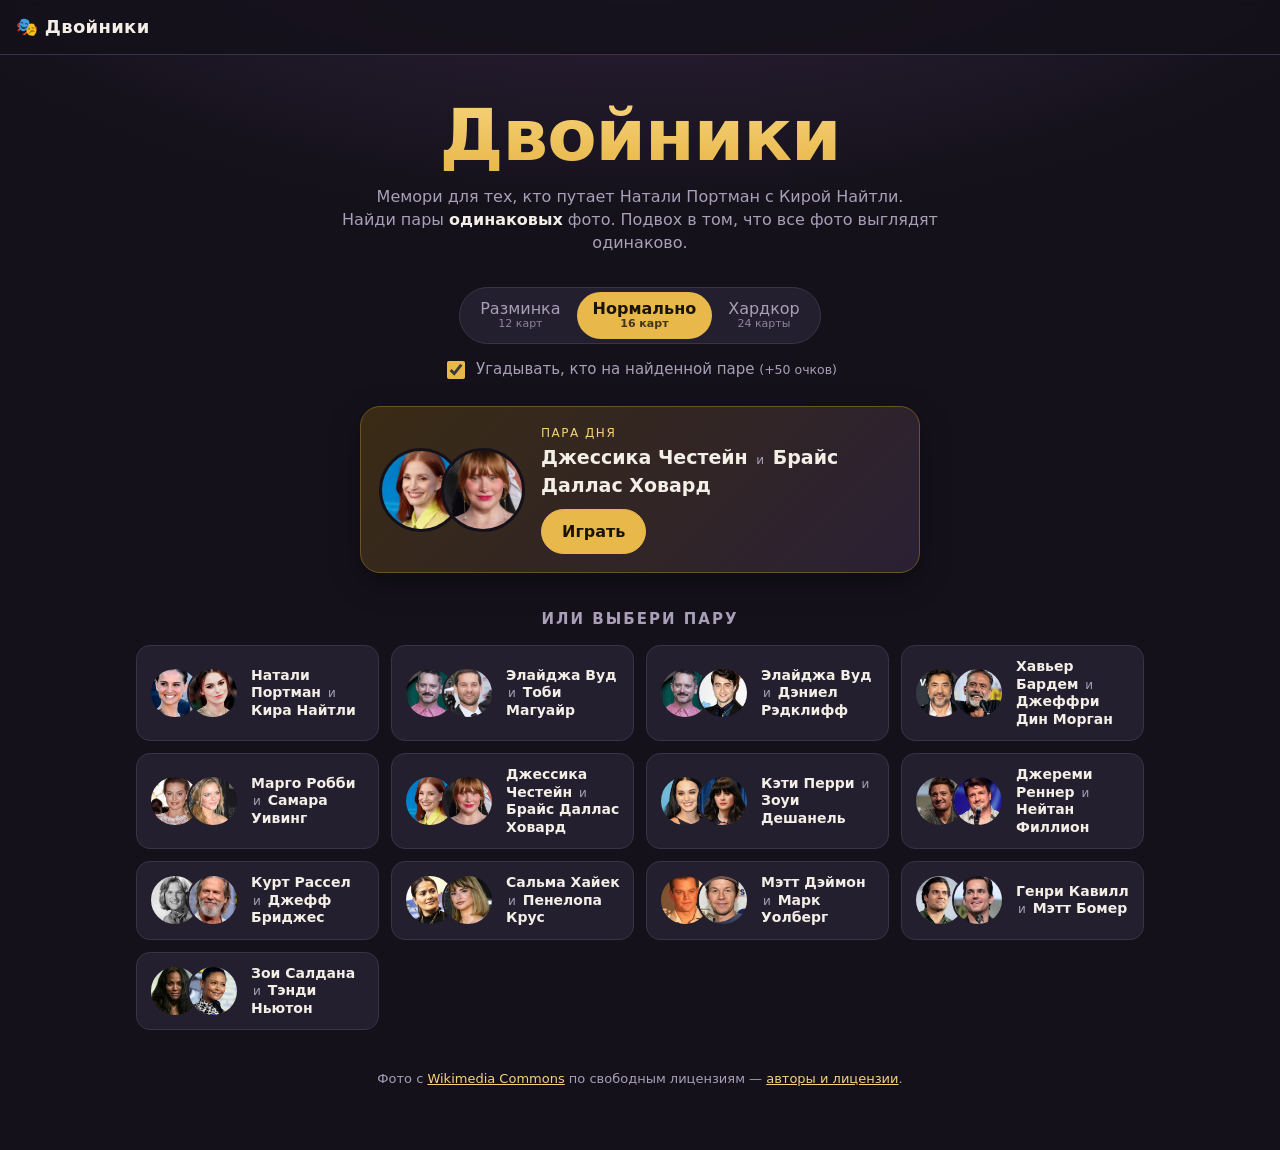
<file: index.html>
<!doctype html>
<html lang="ru">
<head>
  <meta charset="utf-8">
  <meta name="viewport" content="width=device-width, initial-scale=1, viewport-fit=cover">
  <title>Двойники — мемори со звёздами, которых все путают</title>
  <meta name="description" content="Игра на память: найди пары одинаковых фото звёзд, которые похожи друг на друга как две капли воды.">
  <link rel="icon" href="data:image/svg+xml,<svg xmlns='http://www.w3.org/2000/svg' viewBox='0 0 100 100'><text y='.9em' font-size='90'>🎭</text></svg>">
  <link rel="stylesheet" href="css/style.css">
</head>
<body>
  <header class="topbar">
    <button class="logo" id="homeBtn" type="button" aria-label="На главную">🎭 Двойники</button>
    <div class="hud" id="hud" hidden>
      <span title="Ходы">🔁 <b id="moves">0</b></span>
      <span title="Время">⏱ <b id="timer">0:00</b></span>
      <span title="Очки">⭐ <b id="score">0</b></span>
    </div>
  </header>

  <main>
    <!-- Стартовый экран -->
    <section class="screen" id="startScreen">
      <div class="hero">
        <h1>Двойники</h1>
        <p class="lead">Мемори для тех, кто путает Натали Портман с Кирой Найтли.<br>
          Найди пары <b>одинаковых</b> фото. Подвох в том, что все фото выглядят одинаково.</p>
      </div>

      <div class="options">
        <div class="seg" role="radiogroup" aria-label="Сложность" id="levelSeg">
          <button type="button" role="radio" data-level="easy">Разминка<small>12 карт</small></button>
          <button type="button" role="radio" data-level="normal" aria-checked="true">Нормально<small>16 карт</small></button>
          <button type="button" role="radio" data-level="hard">Хардкор<small>24 карты</small></button>
        </div>
        <label class="toggle">
          <input type="checkbox" id="quizToggle" checked>
          <span>Угадывать, кто на найденной паре <small>(+50 очков)</small></span>
        </label>
      </div>

      <div class="daily" id="daily"></div>

      <h2 class="section-title">Или выбери пару</h2>
      <div class="pairs" id="pairsList"></div>

      <p class="footnote">Фото с <a href="https://commons.wikimedia.org" target="_blank" rel="noopener">Wikimedia Commons</a> по свободным лицензиям — <a href="credits.html">авторы и лицензии</a>.</p>
    </section>

    <!-- Игра -->
    <section class="screen" id="gameScreen" hidden>
      <div class="game-head">
        <div class="versus" id="versus"></div>
        <div class="toast" id="toast" aria-live="polite"></div>
      </div>
      <div class="board" id="board"></div>
    </section>

    <!-- Итоги -->
    <section class="screen" id="endScreen" hidden>
      <div class="result">
        <h2 id="endTitle">Готово!</h2>
        <p id="endVerdict" class="lead"></p>
        <div class="stats" id="endStats"></div>
        <div class="actions">
          <button type="button" class="btn primary" id="againBtn">Ещё раз</button>
          <button type="button" class="btn" id="otherBtn">Другая пара</button>
        </div>
      </div>
      <h3 class="section-title">А теперь — кто есть кто</h3>
      <div class="reveal" id="reveal"></div>
    </section>
  </main>

  <!-- Викторина «Кто это?» -->
  <div class="modal" id="quiz" hidden>
    <div class="modal-card" role="dialog" aria-modal="true" aria-labelledby="quizTitle">
      <img id="quizImg" alt="">
      <h3 id="quizTitle">Пара! А кто это?</h3>
      <div class="quiz-options" id="quizOptions"></div>
      <p class="quiz-feedback" id="quizFeedback"></p>
    </div>
  </div>

  <script src="js/data.js"></script>
  <script src="js/game.js"></script>
</body>
</html>
</file>
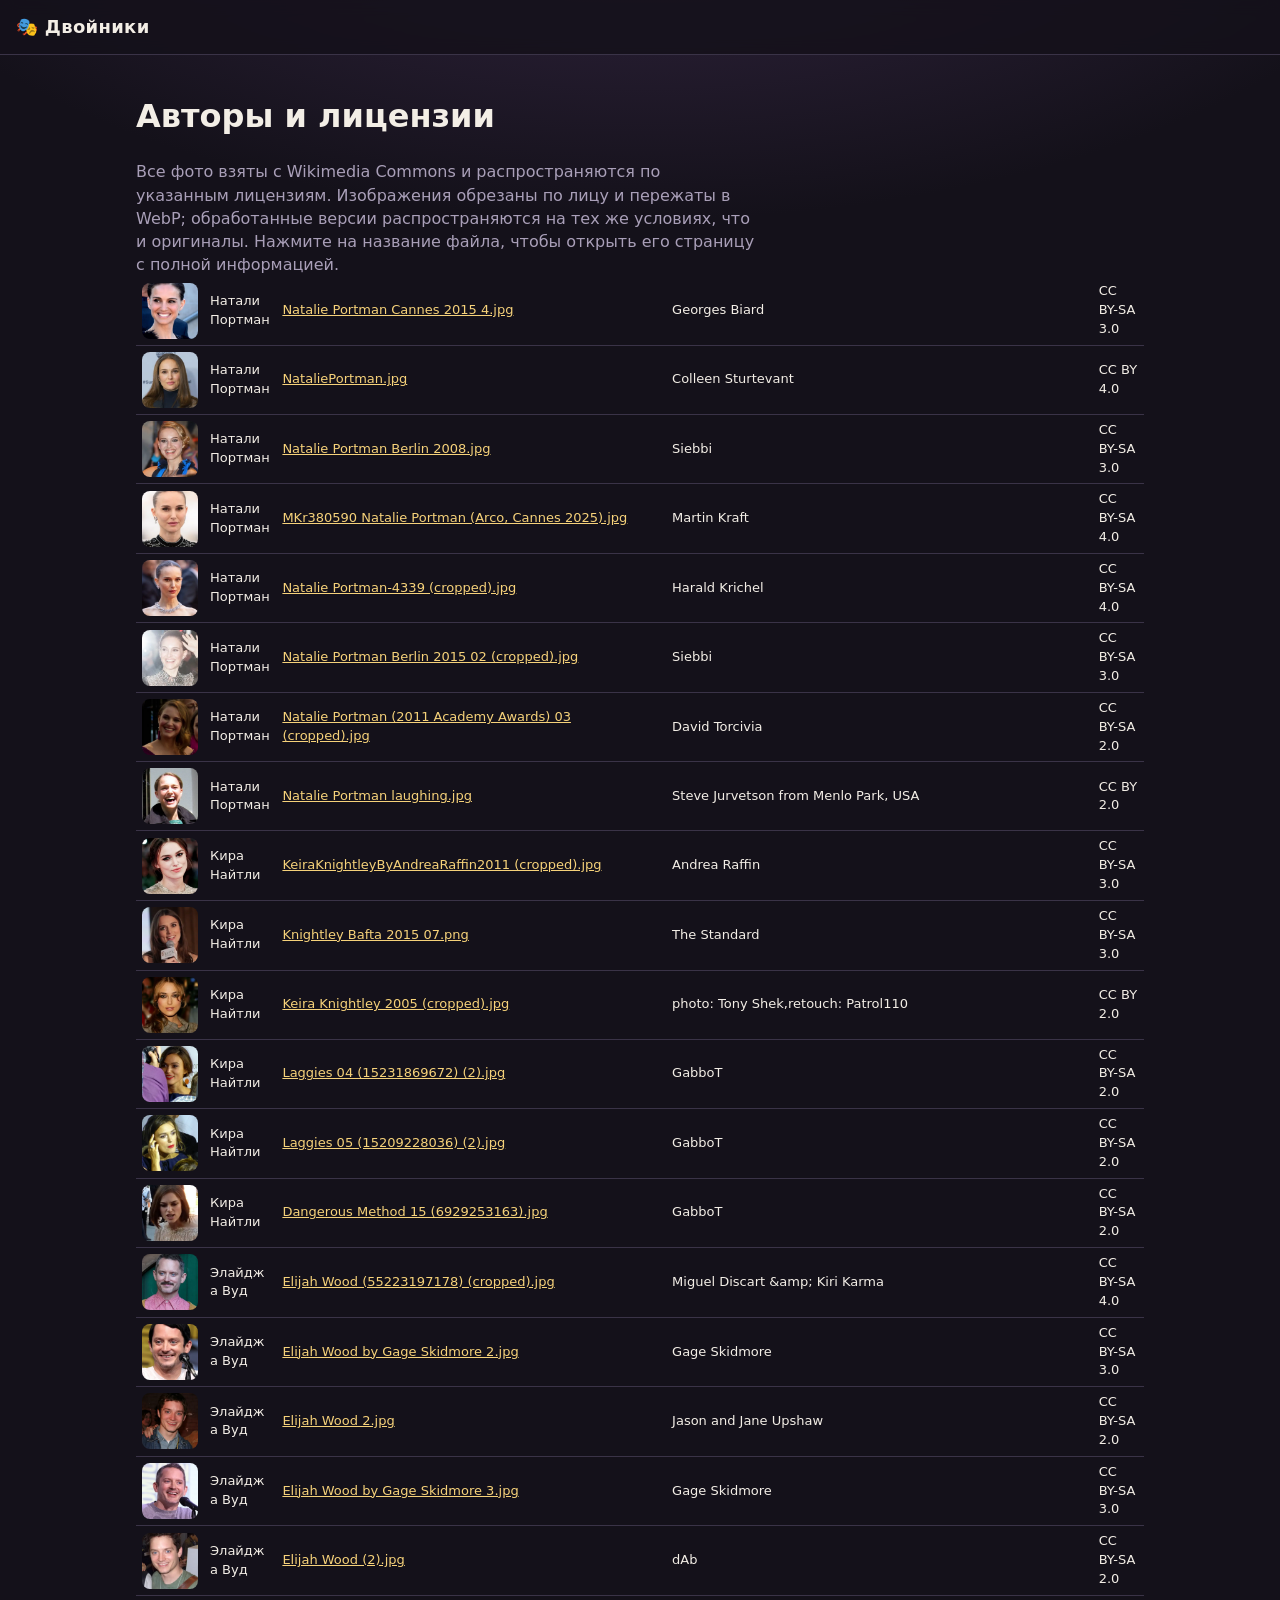
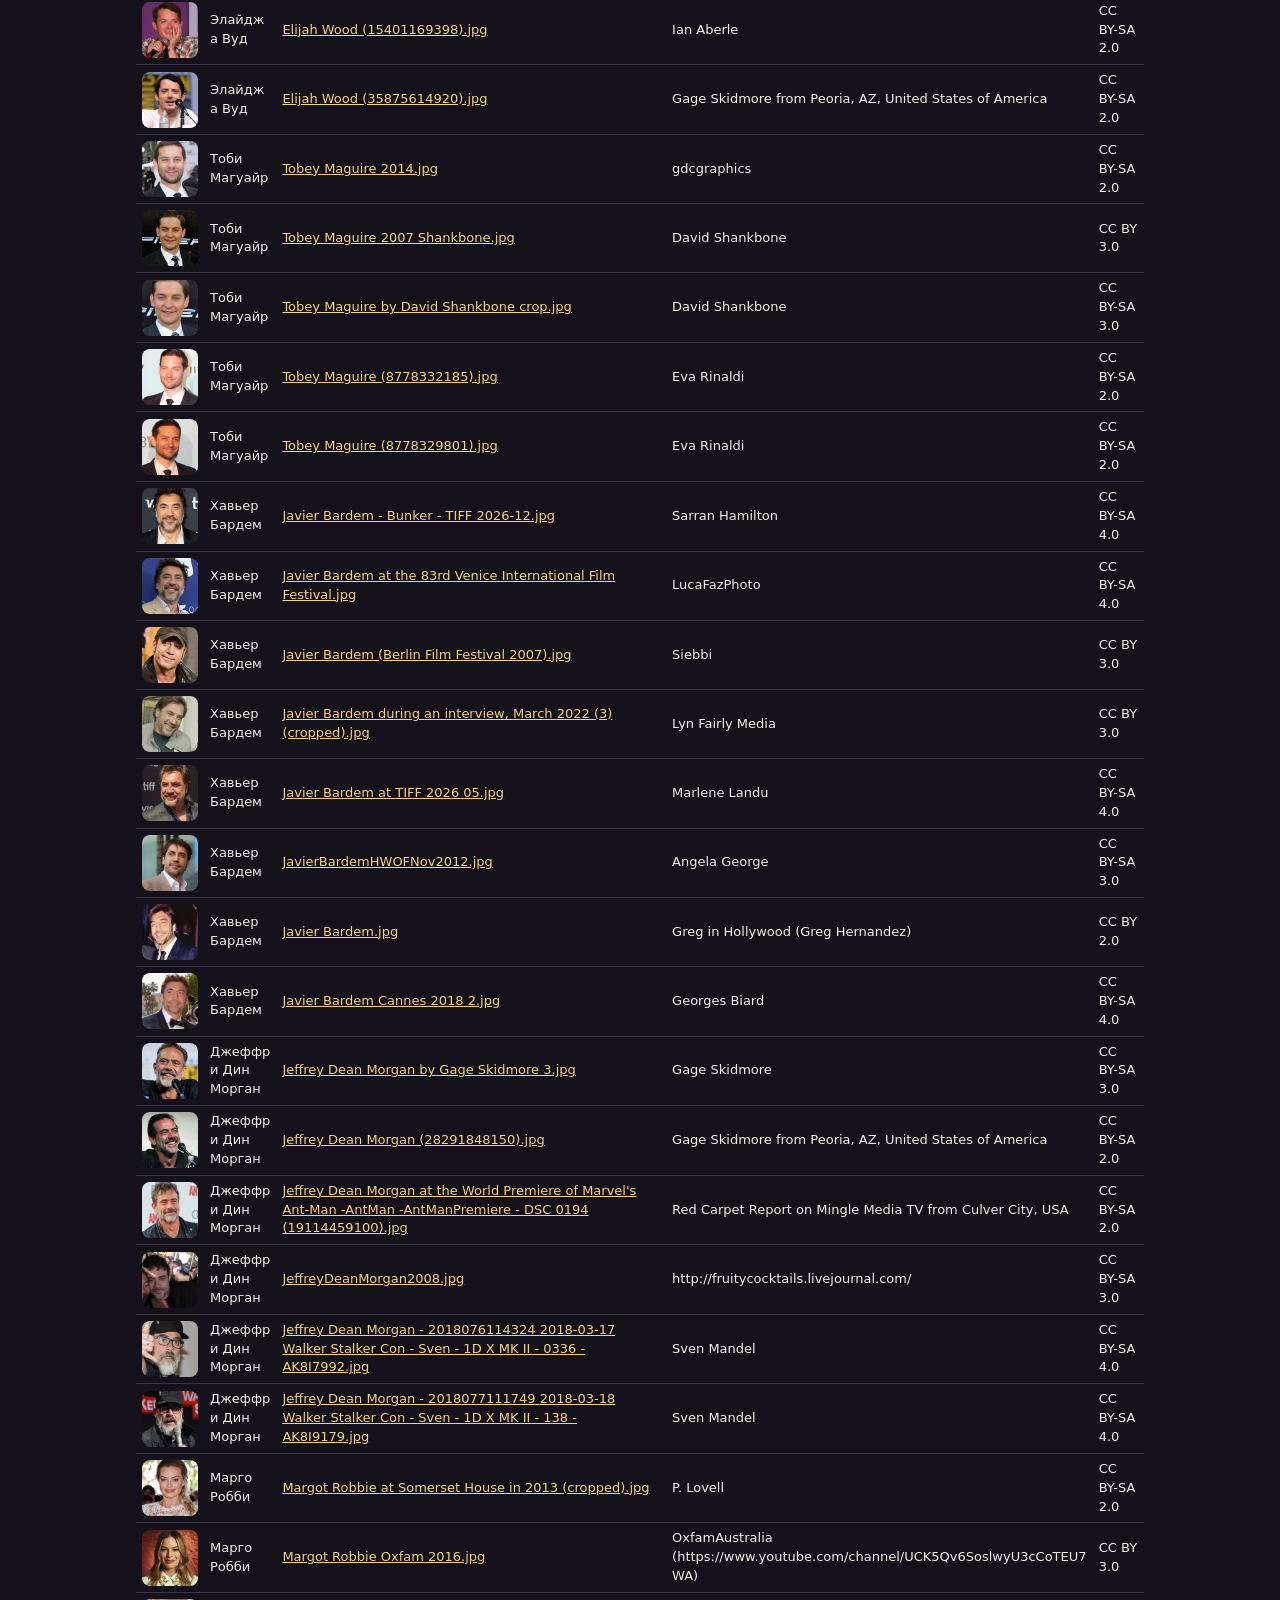
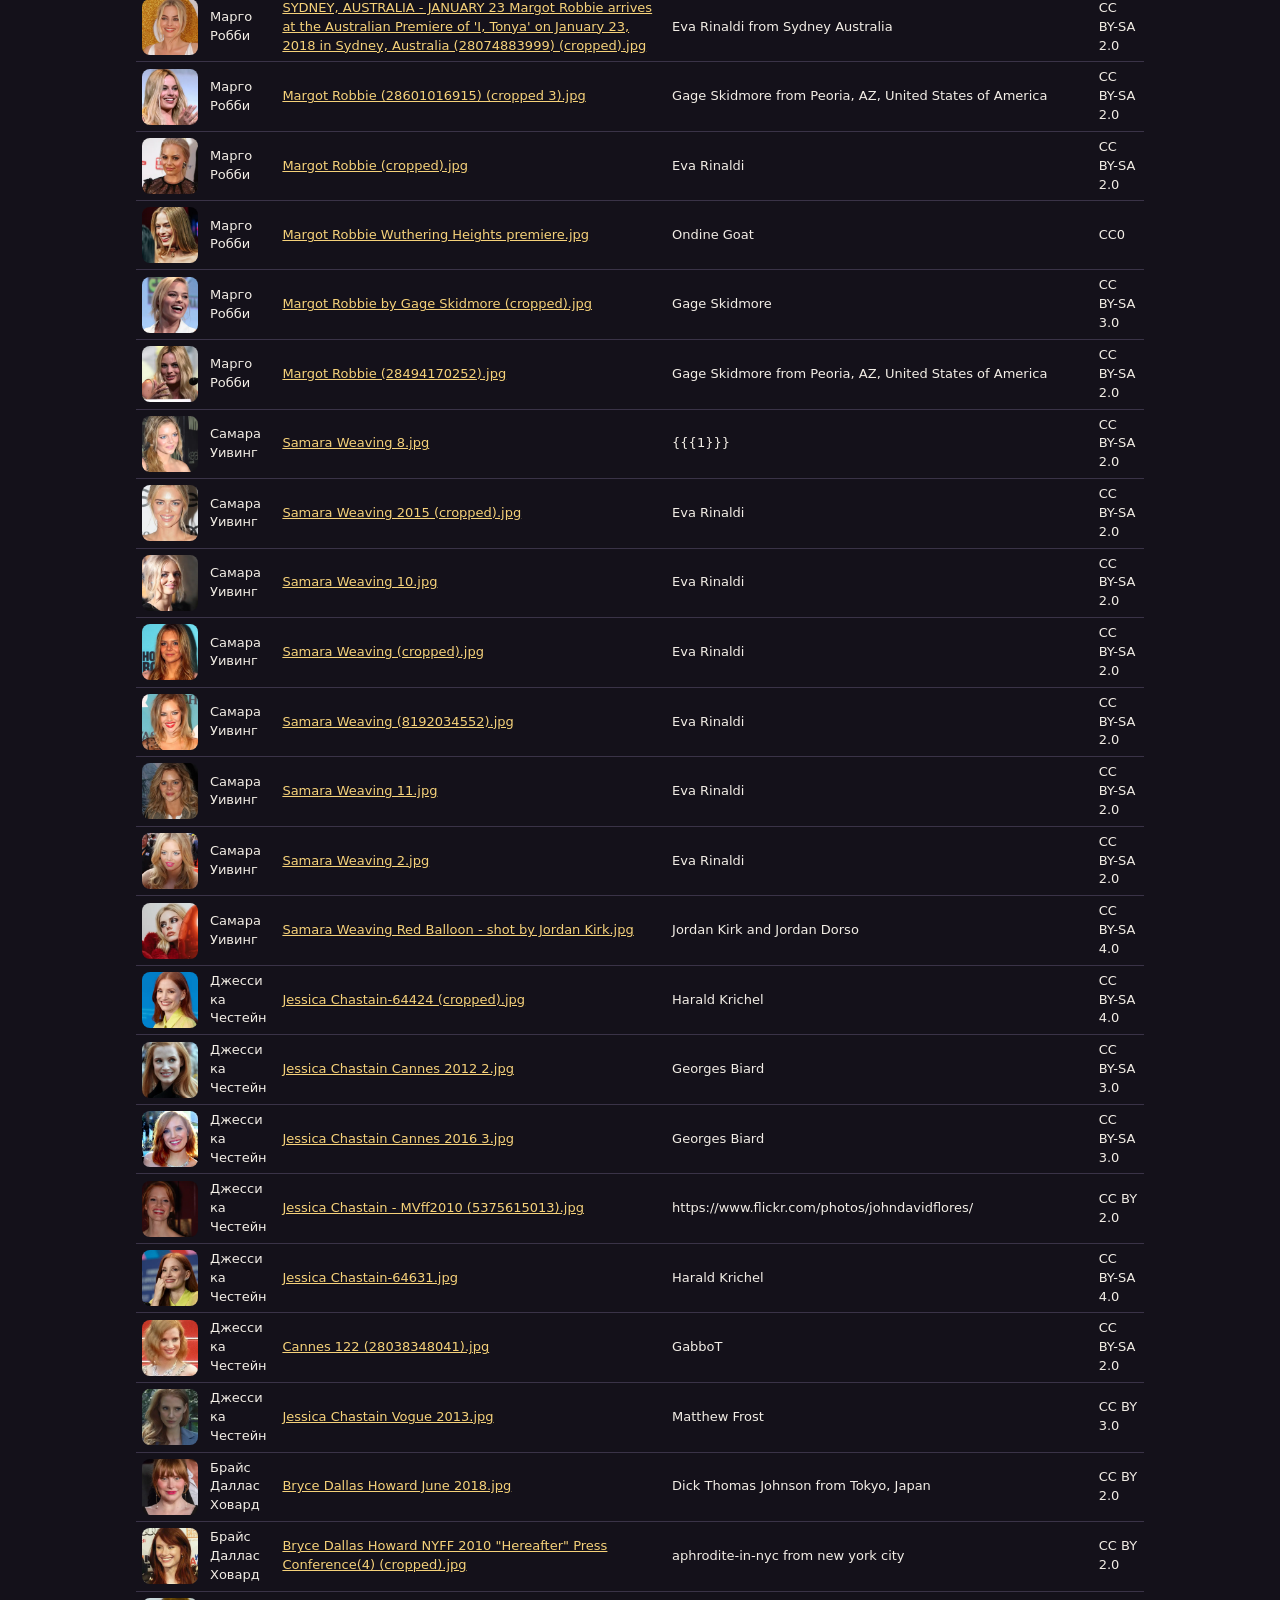
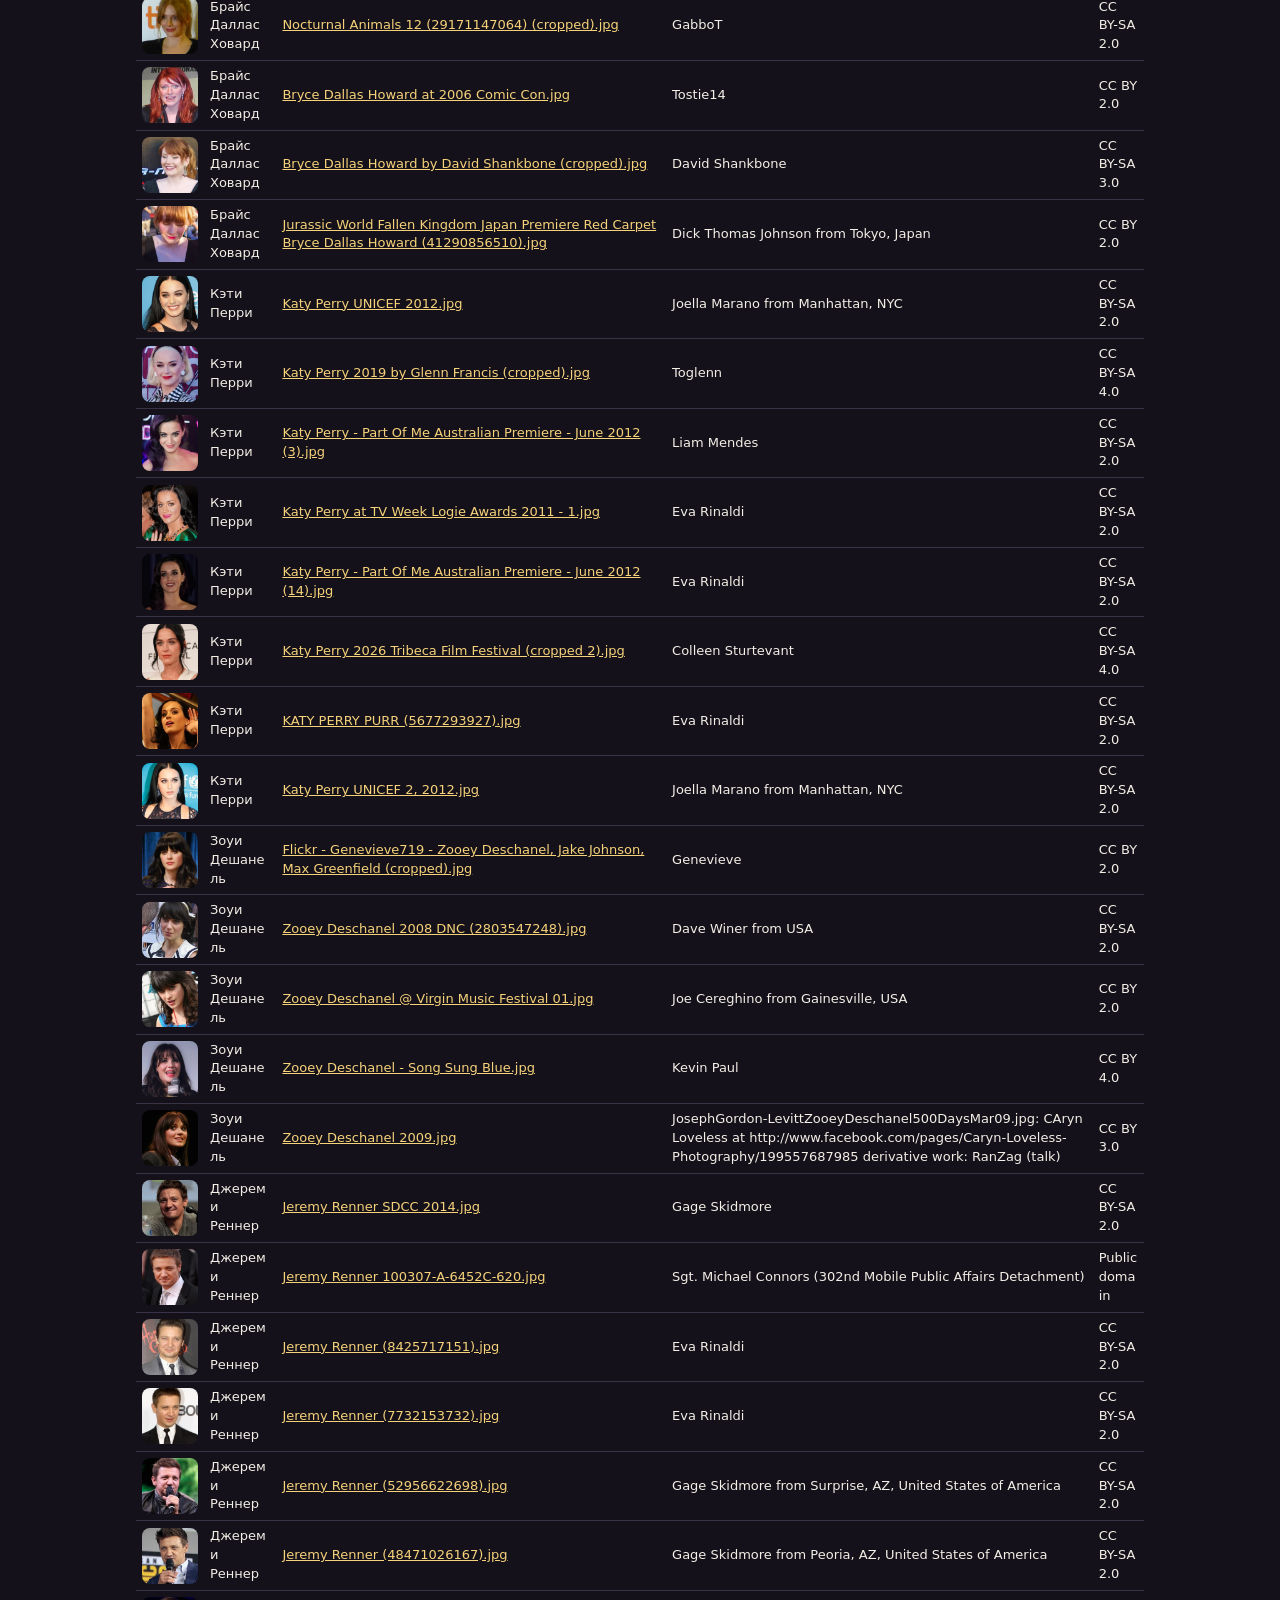
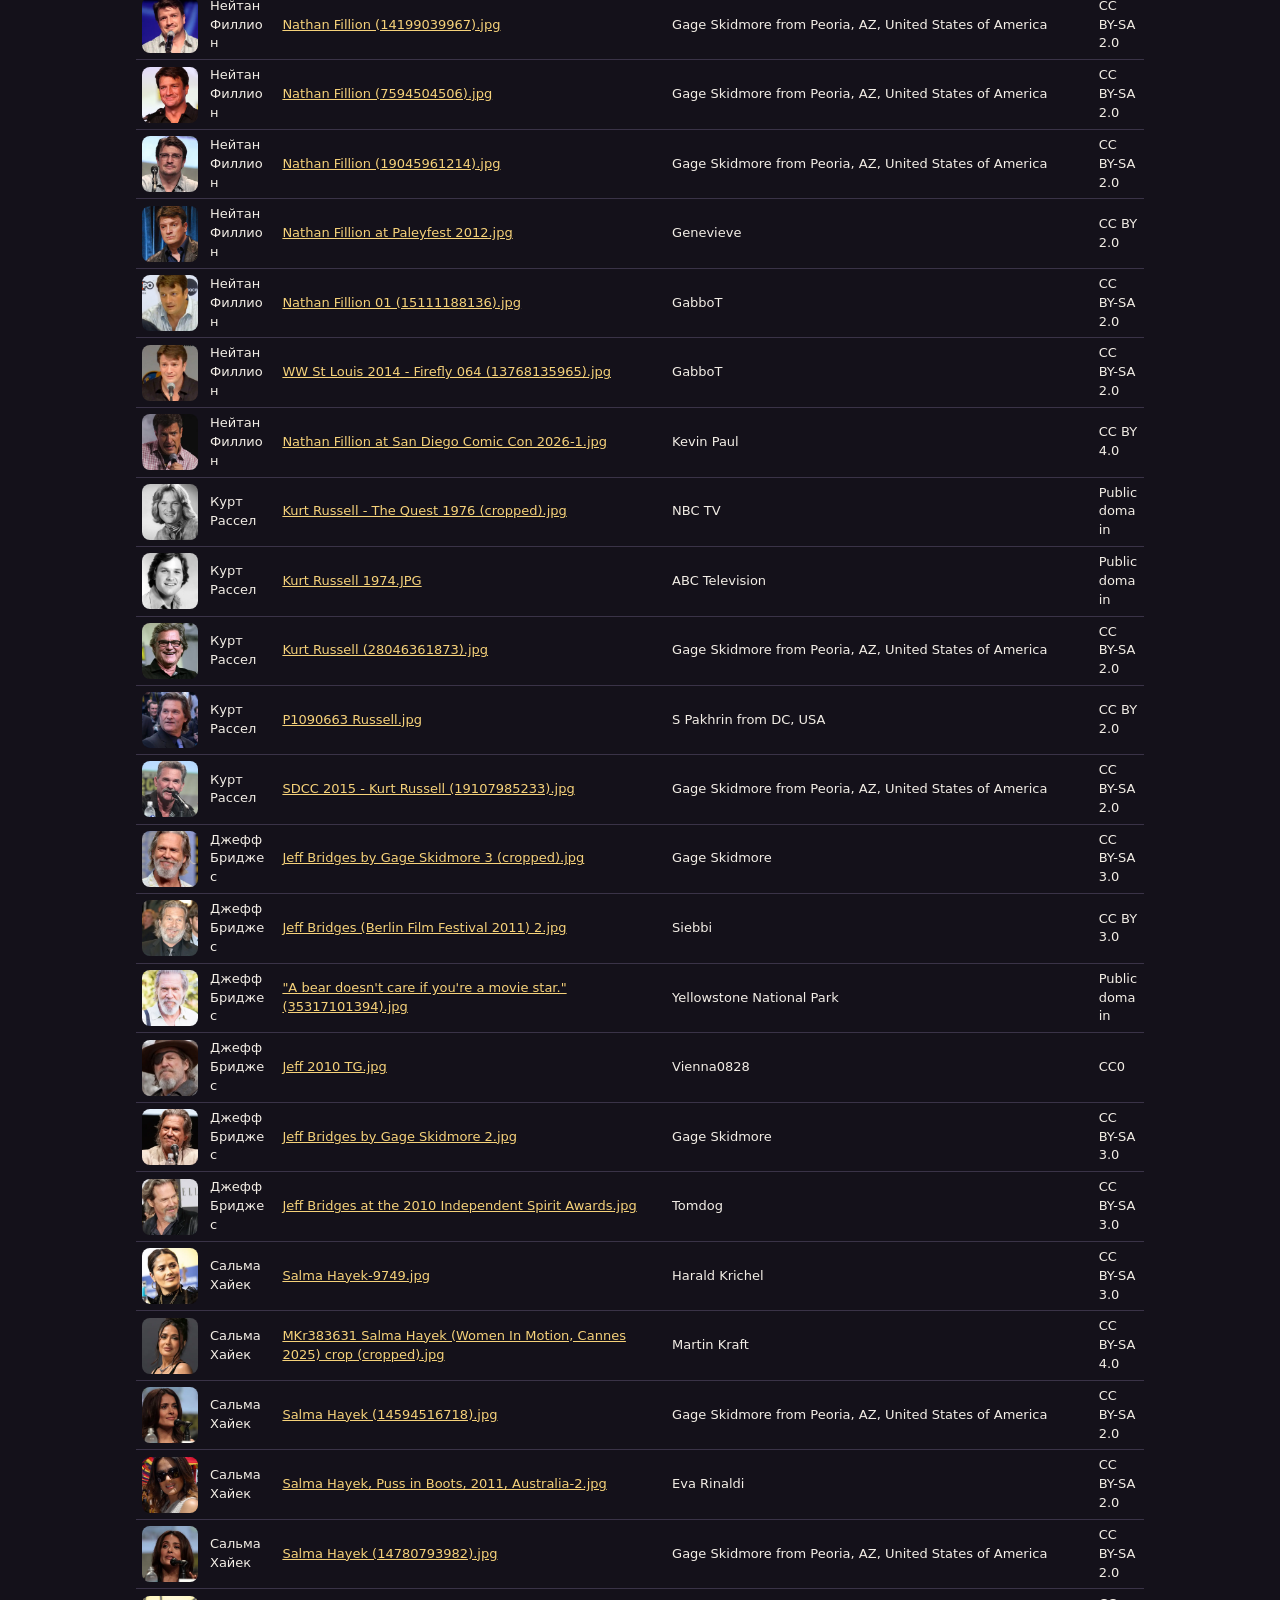
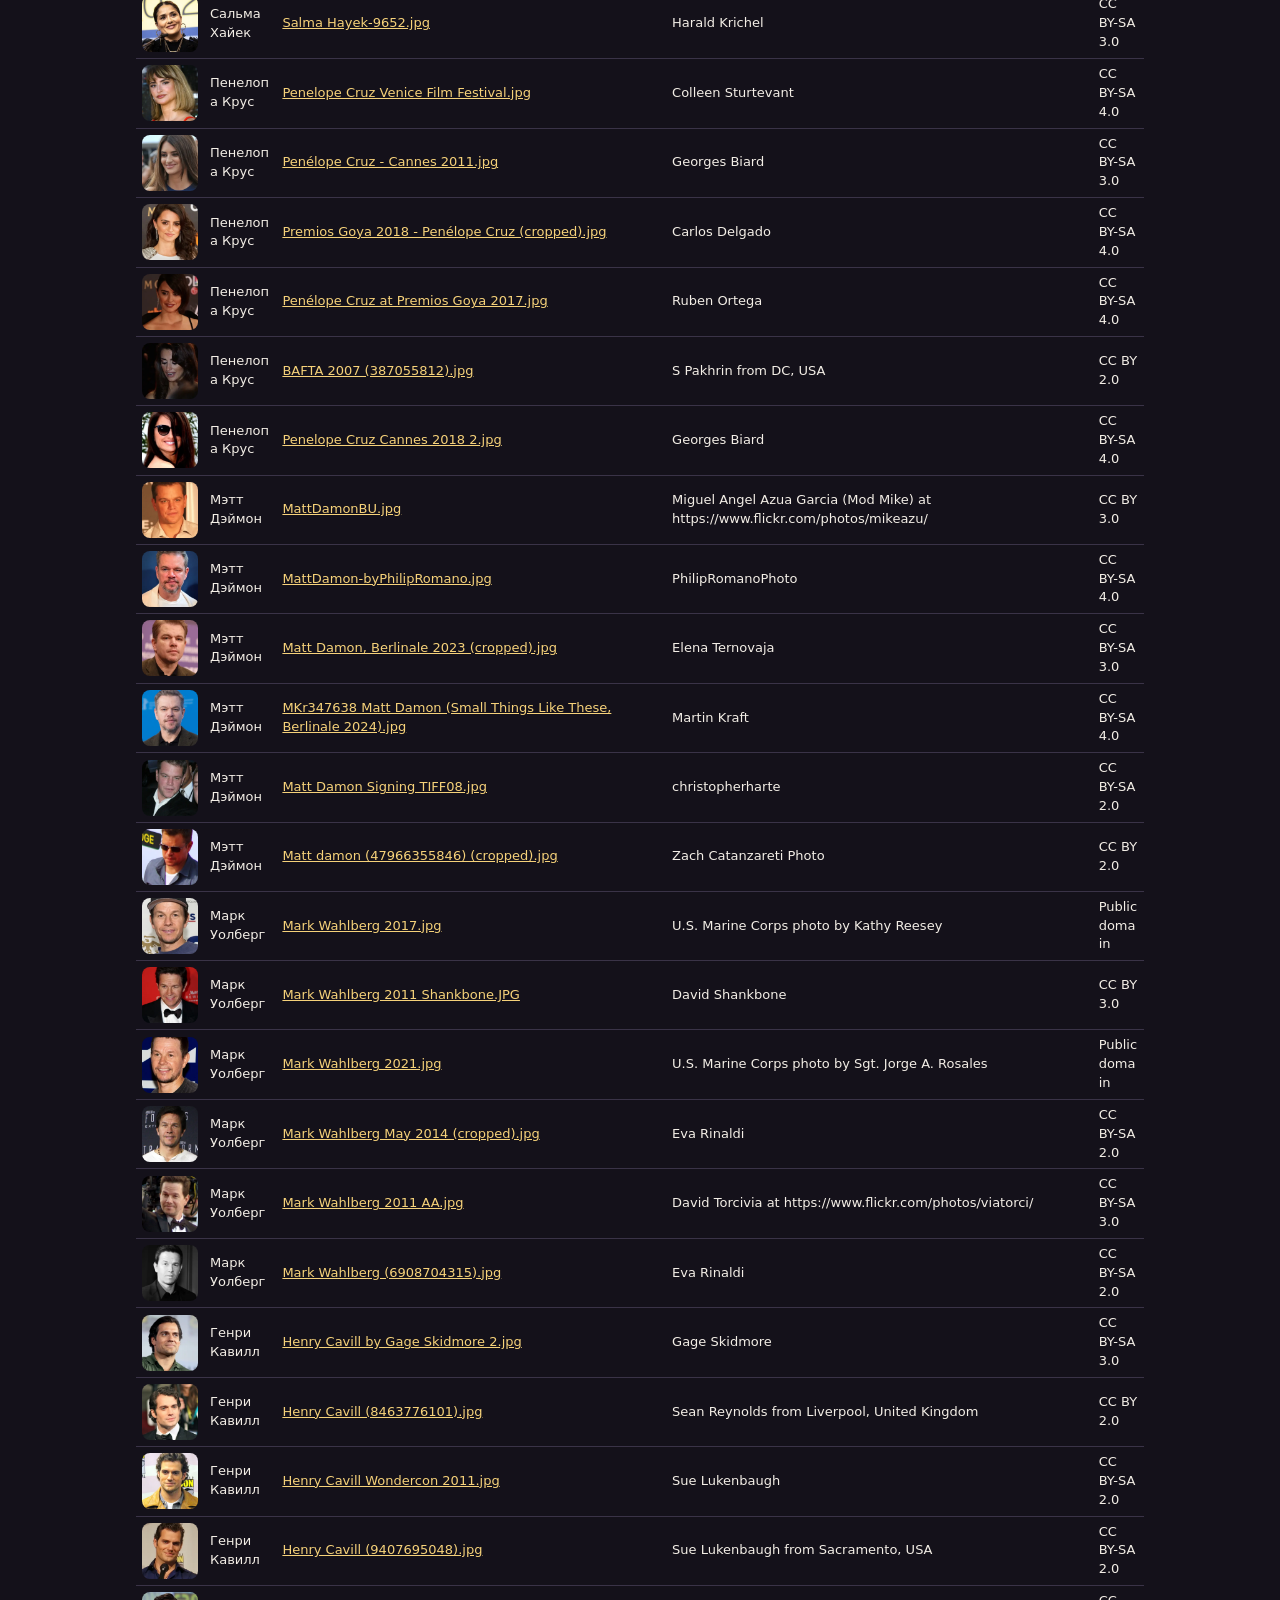
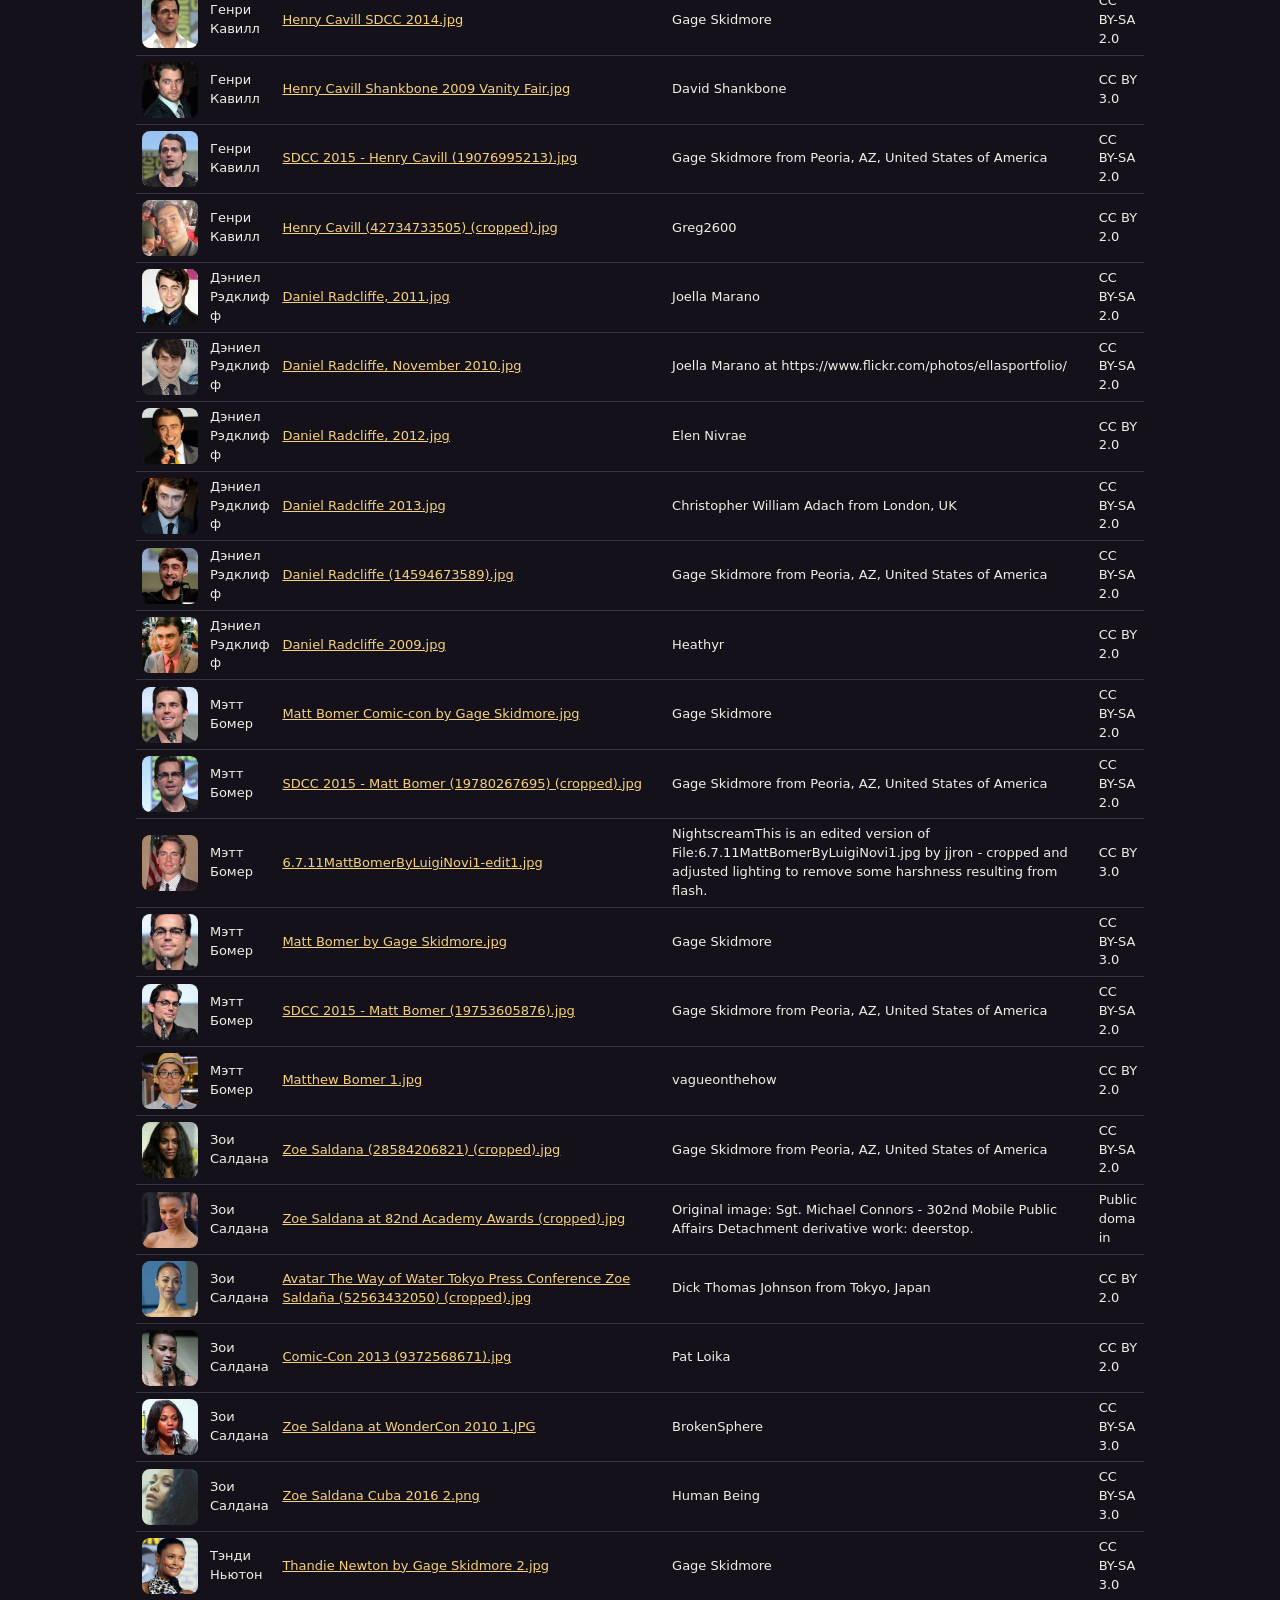
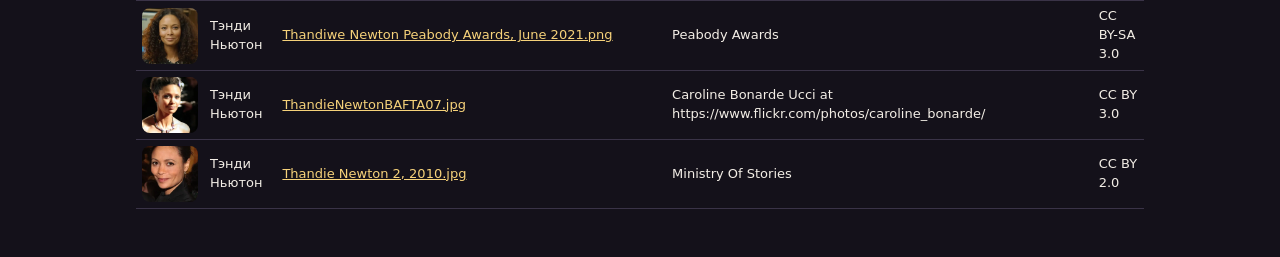
<file: credits.html>
<!doctype html><html lang="ru"><head><meta charset="utf-8"><meta name="viewport" content="width=device-width, initial-scale=1">
<title>Двойники — авторы фото</title><link rel="stylesheet" href="css/style.css"><style>
table{width:100%;border-collapse:collapse;font-size:13px}td{border-bottom:1px solid var(--line);padding:6px;vertical-align:middle;word-break:break-word}
td img{width:56px;height:56px;object-fit:cover;border-radius:8px;display:block}</style></head><body>
<header class="topbar"><a class="logo" href="index.html" style="text-decoration:none;color:inherit">🎭 Двойники</a></header>
<main><h1>Авторы и лицензии</h1><p class="lead" style="text-align:left;margin-left:0">Все фото взяты с Wikimedia Commons и распространяются по указанным лицензиям.
Изображения обрезаны по лицу и пережаты в WebP; обработанные версии распространяются на тех же условиях, что и оригиналы. Нажмите на название файла, чтобы открыть его страницу с полной информацией.</p>
<table><tbody><tr><td><img src="img/natalie-portman/01.webp" alt="" loading="lazy"></td><td>Натали Портман</td><td><a href="https://commons.wikimedia.org/wiki/File:Natalie_Portman_Cannes_2015_4.jpg" target="_blank" rel="noopener">Natalie Portman Cannes 2015 4.jpg</a></td><td>Georges Biard</td><td>CC BY-SA 3.0</td></tr><tr><td><img src="img/natalie-portman/02.webp" alt="" loading="lazy"></td><td>Натали Портман</td><td><a href="https://commons.wikimedia.org/wiki/File:NataliePortman.jpg" target="_blank" rel="noopener">NataliePortman.jpg</a></td><td>Colleen Sturtevant</td><td>CC BY 4.0</td></tr><tr><td><img src="img/natalie-portman/03.webp" alt="" loading="lazy"></td><td>Натали Портман</td><td><a href="https://commons.wikimedia.org/wiki/File:Natalie_Portman_Berlin_2008.jpg" target="_blank" rel="noopener">Natalie Portman Berlin 2008.jpg</a></td><td>Siebbi</td><td>CC BY-SA 3.0</td></tr><tr><td><img src="img/natalie-portman/04.webp" alt="" loading="lazy"></td><td>Натали Портман</td><td><a href="https://commons.wikimedia.org/wiki/File:MKr380590_Natalie_Portman_(Arco,_Cannes_2025).jpg" target="_blank" rel="noopener">MKr380590 Natalie Portman (Arco, Cannes 2025).jpg</a></td><td>Martin Kraft</td><td>CC BY-SA 4.0</td></tr><tr><td><img src="img/natalie-portman/05.webp" alt="" loading="lazy"></td><td>Натали Портман</td><td><a href="https://commons.wikimedia.org/wiki/File:Natalie_Portman-4339_(cropped).jpg" target="_blank" rel="noopener">Natalie Portman-4339 (cropped).jpg</a></td><td>Harald Krichel</td><td>CC BY-SA 4.0</td></tr><tr><td><img src="img/natalie-portman/06.webp" alt="" loading="lazy"></td><td>Натали Портман</td><td><a href="https://commons.wikimedia.org/wiki/File:Natalie_Portman_Berlin_2015_02_(cropped).jpg" target="_blank" rel="noopener">Natalie Portman Berlin 2015 02 (cropped).jpg</a></td><td>Siebbi</td><td>CC BY-SA 3.0</td></tr><tr><td><img src="img/natalie-portman/07.webp" alt="" loading="lazy"></td><td>Натали Портман</td><td><a href="https://commons.wikimedia.org/wiki/File:Natalie_Portman_(2011_Academy_Awards)_03_(cropped).jpg" target="_blank" rel="noopener">Natalie Portman (2011 Academy Awards) 03 (cropped).jpg</a></td><td>David Torcivia</td><td>CC BY-SA 2.0</td></tr><tr><td><img src="img/natalie-portman/08.webp" alt="" loading="lazy"></td><td>Натали Портман</td><td><a href="https://commons.wikimedia.org/wiki/File:Natalie_Portman_laughing.jpg" target="_blank" rel="noopener">Natalie Portman laughing.jpg</a></td><td>Steve Jurvetson from Menlo Park, USA</td><td>CC BY 2.0</td></tr><tr><td><img src="img/keira-knightley/01.webp" alt="" loading="lazy"></td><td>Кира Найтли</td><td><a href="https://commons.wikimedia.org/wiki/File:KeiraKnightleyByAndreaRaffin2011_(cropped).jpg" target="_blank" rel="noopener">KeiraKnightleyByAndreaRaffin2011 (cropped).jpg</a></td><td>Andrea Raffin</td><td>CC BY-SA 3.0</td></tr><tr><td><img src="img/keira-knightley/02.webp" alt="" loading="lazy"></td><td>Кира Найтли</td><td><a href="https://commons.wikimedia.org/wiki/File:Knightley_Bafta_2015_07.png" target="_blank" rel="noopener">Knightley Bafta 2015 07.png</a></td><td>The Standard</td><td>CC BY-SA 3.0</td></tr><tr><td><img src="img/keira-knightley/03.webp" alt="" loading="lazy"></td><td>Кира Найтли</td><td><a href="https://commons.wikimedia.org/wiki/File:Keira_Knightley_2005_(cropped).jpg" target="_blank" rel="noopener">Keira Knightley 2005 (cropped).jpg</a></td><td>photo: Tony Shek,retouch: Patrol110</td><td>CC BY 2.0</td></tr><tr><td><img src="img/keira-knightley/04.webp" alt="" loading="lazy"></td><td>Кира Найтли</td><td><a href="https://commons.wikimedia.org/wiki/File:Laggies_04_(15231869672)_(2).jpg" target="_blank" rel="noopener">Laggies 04 (15231869672) (2).jpg</a></td><td>GabboT</td><td>CC BY-SA 2.0</td></tr><tr><td><img src="img/keira-knightley/05.webp" alt="" loading="lazy"></td><td>Кира Найтли</td><td><a href="https://commons.wikimedia.org/wiki/File:Laggies_05_(15209228036)_(2).jpg" target="_blank" rel="noopener">Laggies 05 (15209228036) (2).jpg</a></td><td>GabboT</td><td>CC BY-SA 2.0</td></tr><tr><td><img src="img/keira-knightley/06.webp" alt="" loading="lazy"></td><td>Кира Найтли</td><td><a href="https://commons.wikimedia.org/wiki/File:Dangerous_Method_15_(6929253163).jpg" target="_blank" rel="noopener">Dangerous Method 15 (6929253163).jpg</a></td><td>GabboT</td><td>CC BY-SA 2.0</td></tr><tr><td><img src="img/elijah-wood/01.webp" alt="" loading="lazy"></td><td>Элайджа Вуд</td><td><a href="https://commons.wikimedia.org/wiki/File:Elijah_Wood_(55223197178)_(cropped).jpg" target="_blank" rel="noopener">Elijah Wood (55223197178) (cropped).jpg</a></td><td>Miguel Discart &amp;amp; Kiri Karma</td><td>CC BY-SA 4.0</td></tr><tr><td><img src="img/elijah-wood/02.webp" alt="" loading="lazy"></td><td>Элайджа Вуд</td><td><a href="https://commons.wikimedia.org/wiki/File:Elijah_Wood_by_Gage_Skidmore_2.jpg" target="_blank" rel="noopener">Elijah Wood by Gage Skidmore 2.jpg</a></td><td>Gage Skidmore</td><td>CC BY-SA 3.0</td></tr><tr><td><img src="img/elijah-wood/03.webp" alt="" loading="lazy"></td><td>Элайджа Вуд</td><td><a href="https://commons.wikimedia.org/wiki/File:Elijah_Wood_2.jpg" target="_blank" rel="noopener">Elijah Wood 2.jpg</a></td><td>Jason and Jane Upshaw</td><td>CC BY-SA 2.0</td></tr><tr><td><img src="img/elijah-wood/04.webp" alt="" loading="lazy"></td><td>Элайджа Вуд</td><td><a href="https://commons.wikimedia.org/wiki/File:Elijah_Wood_by_Gage_Skidmore_3.jpg" target="_blank" rel="noopener">Elijah Wood by Gage Skidmore 3.jpg</a></td><td>Gage Skidmore</td><td>CC BY-SA 3.0</td></tr><tr><td><img src="img/elijah-wood/05.webp" alt="" loading="lazy"></td><td>Элайджа Вуд</td><td><a href="https://commons.wikimedia.org/wiki/File:Elijah_Wood_(2).jpg" target="_blank" rel="noopener">Elijah Wood (2).jpg</a></td><td>dAb</td><td>CC BY-SA 2.0</td></tr><tr><td><img src="img/elijah-wood/06.webp" alt="" loading="lazy"></td><td>Элайджа Вуд</td><td><a href="https://commons.wikimedia.org/wiki/File:Elijah_Wood_(15401169398).jpg" target="_blank" rel="noopener">Elijah Wood (15401169398).jpg</a></td><td>Ian Aberle</td><td>CC BY-SA 2.0</td></tr><tr><td><img src="img/elijah-wood/07.webp" alt="" loading="lazy"></td><td>Элайджа Вуд</td><td><a href="https://commons.wikimedia.org/wiki/File:Elijah_Wood_(35875614920).jpg" target="_blank" rel="noopener">Elijah Wood (35875614920).jpg</a></td><td>Gage Skidmore from Peoria, AZ, United States of America</td><td>CC BY-SA 2.0</td></tr><tr><td><img src="img/tobey-maguire/01.webp" alt="" loading="lazy"></td><td>Тоби Магуайр</td><td><a href="https://commons.wikimedia.org/wiki/File:Tobey_Maguire_2014.jpg" target="_blank" rel="noopener">Tobey Maguire 2014.jpg</a></td><td>gdcgraphics</td><td>CC BY-SA 2.0</td></tr><tr><td><img src="img/tobey-maguire/02.webp" alt="" loading="lazy"></td><td>Тоби Магуайр</td><td><a href="https://commons.wikimedia.org/wiki/File:Tobey_Maguire_2007_Shankbone.jpg" target="_blank" rel="noopener">Tobey Maguire 2007 Shankbone.jpg</a></td><td>David Shankbone</td><td>CC BY 3.0</td></tr><tr><td><img src="img/tobey-maguire/03.webp" alt="" loading="lazy"></td><td>Тоби Магуайр</td><td><a href="https://commons.wikimedia.org/wiki/File:Tobey_Maguire_by_David_Shankbone_crop.jpg" target="_blank" rel="noopener">Tobey Maguire by David Shankbone crop.jpg</a></td><td>David Shankbone</td><td>CC BY-SA 3.0</td></tr><tr><td><img src="img/tobey-maguire/04.webp" alt="" loading="lazy"></td><td>Тоби Магуайр</td><td><a href="https://commons.wikimedia.org/wiki/File:Tobey_Maguire_(8778332185).jpg" target="_blank" rel="noopener">Tobey Maguire (8778332185).jpg</a></td><td>Eva Rinaldi</td><td>CC BY-SA 2.0</td></tr><tr><td><img src="img/tobey-maguire/05.webp" alt="" loading="lazy"></td><td>Тоби Магуайр</td><td><a href="https://commons.wikimedia.org/wiki/File:Tobey_Maguire_(8778329801).jpg" target="_blank" rel="noopener">Tobey Maguire (8778329801).jpg</a></td><td>Eva Rinaldi</td><td>CC BY-SA 2.0</td></tr><tr><td><img src="img/javier-bardem/01.webp" alt="" loading="lazy"></td><td>Хавьер Бардем</td><td><a href="https://commons.wikimedia.org/wiki/File:Javier_Bardem_-_Bunker_-_TIFF_2026-12.jpg" target="_blank" rel="noopener">Javier Bardem - Bunker - TIFF 2026-12.jpg</a></td><td>Sarran Hamilton</td><td>CC BY-SA 4.0</td></tr><tr><td><img src="img/javier-bardem/02.webp" alt="" loading="lazy"></td><td>Хавьер Бардем</td><td><a href="https://commons.wikimedia.org/wiki/File:Javier_Bardem_at_the_83rd_Venice_International_Film_Festival.jpg" target="_blank" rel="noopener">Javier Bardem at the 83rd Venice International Film Festival.jpg</a></td><td>LucaFazPhoto</td><td>CC BY-SA 4.0</td></tr><tr><td><img src="img/javier-bardem/03.webp" alt="" loading="lazy"></td><td>Хавьер Бардем</td><td><a href="https://commons.wikimedia.org/wiki/File:Javier_Bardem_(Berlin_Film_Festival_2007).jpg" target="_blank" rel="noopener">Javier Bardem (Berlin Film Festival 2007).jpg</a></td><td>Siebbi</td><td>CC BY 3.0</td></tr><tr><td><img src="img/javier-bardem/04.webp" alt="" loading="lazy"></td><td>Хавьер Бардем</td><td><a href="https://commons.wikimedia.org/wiki/File:Javier_Bardem_during_an_interview,_March_2022_(3)_(cropped).jpg" target="_blank" rel="noopener">Javier Bardem during an interview, March 2022 (3) (cropped).jpg</a></td><td>Lyn Fairly Media</td><td>CC BY 3.0</td></tr><tr><td><img src="img/javier-bardem/05.webp" alt="" loading="lazy"></td><td>Хавьер Бардем</td><td><a href="https://commons.wikimedia.org/wiki/File:Javier_Bardem_at_TIFF_2026_05.jpg" target="_blank" rel="noopener">Javier Bardem at TIFF 2026 05.jpg</a></td><td>Marlene Landu</td><td>CC BY-SA 4.0</td></tr><tr><td><img src="img/javier-bardem/06.webp" alt="" loading="lazy"></td><td>Хавьер Бардем</td><td><a href="https://commons.wikimedia.org/wiki/File:JavierBardemHWOFNov2012.jpg" target="_blank" rel="noopener">JavierBardemHWOFNov2012.jpg</a></td><td>Angela George</td><td>CC BY-SA 3.0</td></tr><tr><td><img src="img/javier-bardem/07.webp" alt="" loading="lazy"></td><td>Хавьер Бардем</td><td><a href="https://commons.wikimedia.org/wiki/File:Javier_Bardem.jpg" target="_blank" rel="noopener">Javier Bardem.jpg</a></td><td>Greg in Hollywood (Greg Hernandez)</td><td>CC BY 2.0</td></tr><tr><td><img src="img/javier-bardem/08.webp" alt="" loading="lazy"></td><td>Хавьер Бардем</td><td><a href="https://commons.wikimedia.org/wiki/File:Javier_Bardem_Cannes_2018_2.jpg" target="_blank" rel="noopener">Javier Bardem Cannes 2018 2.jpg</a></td><td>Georges Biard</td><td>CC BY-SA 4.0</td></tr><tr><td><img src="img/jeffrey-dean-morgan/01.webp" alt="" loading="lazy"></td><td>Джеффри Дин Морган</td><td><a href="https://commons.wikimedia.org/wiki/File:Jeffrey_Dean_Morgan_by_Gage_Skidmore_3.jpg" target="_blank" rel="noopener">Jeffrey Dean Morgan by Gage Skidmore 3.jpg</a></td><td>Gage Skidmore</td><td>CC BY-SA 3.0</td></tr><tr><td><img src="img/jeffrey-dean-morgan/02.webp" alt="" loading="lazy"></td><td>Джеффри Дин Морган</td><td><a href="https://commons.wikimedia.org/wiki/File:Jeffrey_Dean_Morgan_(28291848150).jpg" target="_blank" rel="noopener">Jeffrey Dean Morgan (28291848150).jpg</a></td><td>Gage Skidmore from Peoria, AZ, United States of America</td><td>CC BY-SA 2.0</td></tr><tr><td><img src="img/jeffrey-dean-morgan/03.webp" alt="" loading="lazy"></td><td>Джеффри Дин Морган</td><td><a href="https://commons.wikimedia.org/wiki/File:Jeffrey_Dean_Morgan_at_the_World_Premiere_of_Marvel%27s_Ant-Man_-AntMan_-AntManPremiere_-_DSC_0194_(19114459100).jpg" target="_blank" rel="noopener">Jeffrey Dean Morgan at the World Premiere of Marvel&#x27;s Ant-Man -AntMan -AntManPremiere - DSC 0194 (19114459100).jpg</a></td><td>Red Carpet Report on Mingle Media TV from Culver City, USA</td><td>CC BY-SA 2.0</td></tr><tr><td><img src="img/jeffrey-dean-morgan/04.webp" alt="" loading="lazy"></td><td>Джеффри Дин Морган</td><td><a href="https://commons.wikimedia.org/wiki/File:JeffreyDeanMorgan2008.jpg" target="_blank" rel="noopener">JeffreyDeanMorgan2008.jpg</a></td><td>http://fruitycocktails.livejournal.com/</td><td>CC BY-SA 3.0</td></tr><tr><td><img src="img/jeffrey-dean-morgan/05.webp" alt="" loading="lazy"></td><td>Джеффри Дин Морган</td><td><a href="https://commons.wikimedia.org/wiki/File:Jeffrey_Dean_Morgan_-_2018076114324_2018-03-17_Walker_Stalker_Con_-_Sven_-_1D_X_MK_II_-_0336_-_AK8I7992.jpg" target="_blank" rel="noopener">Jeffrey Dean Morgan - 2018076114324 2018-03-17 Walker Stalker Con - Sven - 1D X MK II - 0336 - AK8I7992.jpg</a></td><td>Sven Mandel</td><td>CC BY-SA 4.0</td></tr><tr><td><img src="img/jeffrey-dean-morgan/06.webp" alt="" loading="lazy"></td><td>Джеффри Дин Морган</td><td><a href="https://commons.wikimedia.org/wiki/File:Jeffrey_Dean_Morgan_-_2018077111749_2018-03-18_Walker_Stalker_Con_-_Sven_-_1D_X_MK_II_-_138_-_AK8I9179.jpg" target="_blank" rel="noopener">Jeffrey Dean Morgan - 2018077111749 2018-03-18 Walker Stalker Con - Sven - 1D X MK II - 138 - AK8I9179.jpg</a></td><td>Sven Mandel</td><td>CC BY-SA 4.0</td></tr><tr><td><img src="img/margot-robbie/01.webp" alt="" loading="lazy"></td><td>Марго Робби</td><td><a href="https://commons.wikimedia.org/wiki/File:Margot_Robbie_at_Somerset_House_in_2013_(cropped).jpg" target="_blank" rel="noopener">Margot Robbie at Somerset House in 2013 (cropped).jpg</a></td><td>P. Lovell</td><td>CC BY-SA 2.0</td></tr><tr><td><img src="img/margot-robbie/02.webp" alt="" loading="lazy"></td><td>Марго Робби</td><td><a href="https://commons.wikimedia.org/wiki/File:Margot_Robbie_Oxfam_2016.jpg" target="_blank" rel="noopener">Margot Robbie Oxfam 2016.jpg</a></td><td>OxfamAustralia (https://www.youtube.com/channel/UCK5Qv6SoslwyU3cCoTEU7WA)</td><td>CC BY 3.0</td></tr><tr><td><img src="img/margot-robbie/03.webp" alt="" loading="lazy"></td><td>Марго Робби</td><td><a href="https://commons.wikimedia.org/wiki/File:SYDNEY,_AUSTRALIA_-_JANUARY_23_Margot_Robbie_arrives_at_the_Australian_Premiere_of_%27I,_Tonya%27_on_January_23,_2018_in_Sydney,_Australia_(28074883999)_(cropped).jpg" target="_blank" rel="noopener">SYDNEY, AUSTRALIA - JANUARY 23 Margot Robbie arrives at the Australian Premiere of &#x27;I, Tonya&#x27; on January 23, 2018 in Sydney, Australia (28074883999) (cropped).jpg</a></td><td>Eva Rinaldi from Sydney Australia</td><td>CC BY-SA 2.0</td></tr><tr><td><img src="img/margot-robbie/04.webp" alt="" loading="lazy"></td><td>Марго Робби</td><td><a href="https://commons.wikimedia.org/wiki/File:Margot_Robbie_(28601016915)_(cropped_3).jpg" target="_blank" rel="noopener">Margot Robbie (28601016915) (cropped 3).jpg</a></td><td>Gage Skidmore from Peoria, AZ, United States of America</td><td>CC BY-SA 2.0</td></tr><tr><td><img src="img/margot-robbie/05.webp" alt="" loading="lazy"></td><td>Марго Робби</td><td><a href="https://commons.wikimedia.org/wiki/File:Margot_Robbie_(cropped).jpg" target="_blank" rel="noopener">Margot Robbie (cropped).jpg</a></td><td>Eva Rinaldi</td><td>CC BY-SA 2.0</td></tr><tr><td><img src="img/margot-robbie/06.webp" alt="" loading="lazy"></td><td>Марго Робби</td><td><a href="https://commons.wikimedia.org/wiki/File:Margot_Robbie_Wuthering_Heights_premiere.jpg" target="_blank" rel="noopener">Margot Robbie Wuthering Heights premiere.jpg</a></td><td>Ondine Goat</td><td>CC0</td></tr><tr><td><img src="img/margot-robbie/07.webp" alt="" loading="lazy"></td><td>Марго Робби</td><td><a href="https://commons.wikimedia.org/wiki/File:Margot_Robbie_by_Gage_Skidmore_(cropped).jpg" target="_blank" rel="noopener">Margot Robbie by Gage Skidmore (cropped).jpg</a></td><td>Gage Skidmore</td><td>CC BY-SA 3.0</td></tr><tr><td><img src="img/margot-robbie/08.webp" alt="" loading="lazy"></td><td>Марго Робби</td><td><a href="https://commons.wikimedia.org/wiki/File:Margot_Robbie_(28494170252).jpg" target="_blank" rel="noopener">Margot Robbie (28494170252).jpg</a></td><td>Gage Skidmore from Peoria, AZ, United States of America</td><td>CC BY-SA 2.0</td></tr><tr><td><img src="img/samara-weaving/01.webp" alt="" loading="lazy"></td><td>Самара Уивинг</td><td><a href="https://commons.wikimedia.org/wiki/File:Samara_Weaving_8.jpg" target="_blank" rel="noopener">Samara Weaving 8.jpg</a></td><td>{{{1}}}</td><td>CC BY-SA 2.0</td></tr><tr><td><img src="img/samara-weaving/02.webp" alt="" loading="lazy"></td><td>Самара Уивинг</td><td><a href="https://commons.wikimedia.org/wiki/File:Samara_Weaving_2015_(cropped).jpg" target="_blank" rel="noopener">Samara Weaving 2015 (cropped).jpg</a></td><td>Eva Rinaldi</td><td>CC BY-SA 2.0</td></tr><tr><td><img src="img/samara-weaving/03.webp" alt="" loading="lazy"></td><td>Самара Уивинг</td><td><a href="https://commons.wikimedia.org/wiki/File:Samara_Weaving_10.jpg" target="_blank" rel="noopener">Samara Weaving 10.jpg</a></td><td>Eva Rinaldi</td><td>CC BY-SA 2.0</td></tr><tr><td><img src="img/samara-weaving/04.webp" alt="" loading="lazy"></td><td>Самара Уивинг</td><td><a href="https://commons.wikimedia.org/wiki/File:Samara_Weaving_(cropped).jpg" target="_blank" rel="noopener">Samara Weaving (cropped).jpg</a></td><td>Eva Rinaldi</td><td>CC BY-SA 2.0</td></tr><tr><td><img src="img/samara-weaving/05.webp" alt="" loading="lazy"></td><td>Самара Уивинг</td><td><a href="https://commons.wikimedia.org/wiki/File:Samara_Weaving_(8192034552).jpg" target="_blank" rel="noopener">Samara Weaving (8192034552).jpg</a></td><td>Eva Rinaldi</td><td>CC BY-SA 2.0</td></tr><tr><td><img src="img/samara-weaving/06.webp" alt="" loading="lazy"></td><td>Самара Уивинг</td><td><a href="https://commons.wikimedia.org/wiki/File:Samara_Weaving_11.jpg" target="_blank" rel="noopener">Samara Weaving 11.jpg</a></td><td>Eva Rinaldi</td><td>CC BY-SA 2.0</td></tr><tr><td><img src="img/samara-weaving/07.webp" alt="" loading="lazy"></td><td>Самара Уивинг</td><td><a href="https://commons.wikimedia.org/wiki/File:Samara_Weaving_2.jpg" target="_blank" rel="noopener">Samara Weaving 2.jpg</a></td><td>Eva Rinaldi</td><td>CC BY-SA 2.0</td></tr><tr><td><img src="img/samara-weaving/08.webp" alt="" loading="lazy"></td><td>Самара Уивинг</td><td><a href="https://commons.wikimedia.org/wiki/File:Samara_Weaving_Red_Balloon_-_shot_by_Jordan_Kirk.jpg" target="_blank" rel="noopener">Samara Weaving Red Balloon - shot by Jordan Kirk.jpg</a></td><td>Jordan Kirk and Jordan Dorso</td><td>CC BY-SA 4.0</td></tr><tr><td><img src="img/jessica-chastain/01.webp" alt="" loading="lazy"></td><td>Джессика Честейн</td><td><a href="https://commons.wikimedia.org/wiki/File:Jessica_Chastain-64424_(cropped).jpg" target="_blank" rel="noopener">Jessica Chastain-64424 (cropped).jpg</a></td><td>Harald Krichel</td><td>CC BY-SA 4.0</td></tr><tr><td><img src="img/jessica-chastain/02.webp" alt="" loading="lazy"></td><td>Джессика Честейн</td><td><a href="https://commons.wikimedia.org/wiki/File:Jessica_Chastain_Cannes_2012_2.jpg" target="_blank" rel="noopener">Jessica Chastain Cannes 2012 2.jpg</a></td><td>Georges Biard</td><td>CC BY-SA 3.0</td></tr><tr><td><img src="img/jessica-chastain/03.webp" alt="" loading="lazy"></td><td>Джессика Честейн</td><td><a href="https://commons.wikimedia.org/wiki/File:Jessica_Chastain_Cannes_2016_3.jpg" target="_blank" rel="noopener">Jessica Chastain Cannes 2016 3.jpg</a></td><td>Georges Biard</td><td>CC BY-SA 3.0</td></tr><tr><td><img src="img/jessica-chastain/04.webp" alt="" loading="lazy"></td><td>Джессика Честейн</td><td><a href="https://commons.wikimedia.org/wiki/File:Jessica_Chastain_-_MVff2010_(5375615013).jpg" target="_blank" rel="noopener">Jessica Chastain - MVff2010 (5375615013).jpg</a></td><td>https://www.flickr.com/photos/johndavidflores/</td><td>CC BY 2.0</td></tr><tr><td><img src="img/jessica-chastain/05.webp" alt="" loading="lazy"></td><td>Джессика Честейн</td><td><a href="https://commons.wikimedia.org/wiki/File:Jessica_Chastain-64631.jpg" target="_blank" rel="noopener">Jessica Chastain-64631.jpg</a></td><td>Harald Krichel</td><td>CC BY-SA 4.0</td></tr><tr><td><img src="img/jessica-chastain/06.webp" alt="" loading="lazy"></td><td>Джессика Честейн</td><td><a href="https://commons.wikimedia.org/wiki/File:Cannes_122_(28038348041).jpg" target="_blank" rel="noopener">Cannes 122 (28038348041).jpg</a></td><td>GabboT</td><td>CC BY-SA 2.0</td></tr><tr><td><img src="img/jessica-chastain/07.webp" alt="" loading="lazy"></td><td>Джессика Честейн</td><td><a href="https://commons.wikimedia.org/wiki/File:Jessica_Chastain_Vogue_2013.jpg" target="_blank" rel="noopener">Jessica Chastain Vogue 2013.jpg</a></td><td>Matthew Frost</td><td>CC BY 3.0</td></tr><tr><td><img src="img/bryce-dallas-howard/01.webp" alt="" loading="lazy"></td><td>Брайс Даллас Ховард</td><td><a href="https://commons.wikimedia.org/wiki/File:Bryce_Dallas_Howard_June_2018.jpg" target="_blank" rel="noopener">Bryce Dallas Howard June 2018.jpg</a></td><td>Dick Thomas Johnson from Tokyo, Japan</td><td>CC BY 2.0</td></tr><tr><td><img src="img/bryce-dallas-howard/02.webp" alt="" loading="lazy"></td><td>Брайс Даллас Ховард</td><td><a href="https://commons.wikimedia.org/wiki/File:Bryce_Dallas_Howard_NYFF_2010_%22Hereafter%22_Press_Conference(4)_(cropped).jpg" target="_blank" rel="noopener">Bryce Dallas Howard NYFF 2010 &quot;Hereafter&quot; Press Conference(4) (cropped).jpg</a></td><td>aphrodite-in-nyc from new york city</td><td>CC BY 2.0</td></tr><tr><td><img src="img/bryce-dallas-howard/03.webp" alt="" loading="lazy"></td><td>Брайс Даллас Ховард</td><td><a href="https://commons.wikimedia.org/wiki/File:Nocturnal_Animals_12_(29171147064)_(cropped).jpg" target="_blank" rel="noopener">Nocturnal Animals 12 (29171147064) (cropped).jpg</a></td><td>GabboT</td><td>CC BY-SA 2.0</td></tr><tr><td><img src="img/bryce-dallas-howard/04.webp" alt="" loading="lazy"></td><td>Брайс Даллас Ховард</td><td><a href="https://commons.wikimedia.org/wiki/File:Bryce_Dallas_Howard_at_2006_Comic_Con.jpg" target="_blank" rel="noopener">Bryce Dallas Howard at 2006 Comic Con.jpg</a></td><td>Tostie14</td><td>CC BY 2.0</td></tr><tr><td><img src="img/bryce-dallas-howard/05.webp" alt="" loading="lazy"></td><td>Брайс Даллас Ховард</td><td><a href="https://commons.wikimedia.org/wiki/File:Bryce_Dallas_Howard_by_David_Shankbone_(cropped).jpg" target="_blank" rel="noopener">Bryce Dallas Howard by David Shankbone (cropped).jpg</a></td><td>David Shankbone</td><td>CC BY-SA 3.0</td></tr><tr><td><img src="img/bryce-dallas-howard/06.webp" alt="" loading="lazy"></td><td>Брайс Даллас Ховард</td><td><a href="https://commons.wikimedia.org/wiki/File:Jurassic_World_Fallen_Kingdom_Japan_Premiere_Red_Carpet_Bryce_Dallas_Howard_(41290856510).jpg" target="_blank" rel="noopener">Jurassic World Fallen Kingdom Japan Premiere Red Carpet Bryce Dallas Howard (41290856510).jpg</a></td><td>Dick Thomas Johnson from Tokyo, Japan</td><td>CC BY 2.0</td></tr><tr><td><img src="img/katy-perry/01.webp" alt="" loading="lazy"></td><td>Кэти Перри</td><td><a href="https://commons.wikimedia.org/wiki/File:Katy_Perry_UNICEF_2012.jpg" target="_blank" rel="noopener">Katy Perry UNICEF 2012.jpg</a></td><td>Joella Marano from Manhattan, NYC</td><td>CC BY-SA 2.0</td></tr><tr><td><img src="img/katy-perry/02.webp" alt="" loading="lazy"></td><td>Кэти Перри</td><td><a href="https://commons.wikimedia.org/wiki/File:Katy_Perry_2019_by_Glenn_Francis_(cropped).jpg" target="_blank" rel="noopener">Katy Perry 2019 by Glenn Francis (cropped).jpg</a></td><td>Toglenn</td><td>CC BY-SA 4.0</td></tr><tr><td><img src="img/katy-perry/03.webp" alt="" loading="lazy"></td><td>Кэти Перри</td><td><a href="https://commons.wikimedia.org/wiki/File:Katy_Perry_-_Part_Of_Me_Australian_Premiere_-_June_2012_(3).jpg" target="_blank" rel="noopener">Katy Perry - Part Of Me Australian Premiere - June 2012 (3).jpg</a></td><td>Liam Mendes</td><td>CC BY-SA 2.0</td></tr><tr><td><img src="img/katy-perry/04.webp" alt="" loading="lazy"></td><td>Кэти Перри</td><td><a href="https://commons.wikimedia.org/wiki/File:Katy_Perry_at_TV_Week_Logie_Awards_2011_-_1.jpg" target="_blank" rel="noopener">Katy Perry at TV Week Logie Awards 2011 - 1.jpg</a></td><td>Eva Rinaldi</td><td>CC BY-SA 2.0</td></tr><tr><td><img src="img/katy-perry/05.webp" alt="" loading="lazy"></td><td>Кэти Перри</td><td><a href="https://commons.wikimedia.org/wiki/File:Katy_Perry_-_Part_Of_Me_Australian_Premiere_-_June_2012_(14).jpg" target="_blank" rel="noopener">Katy Perry - Part Of Me Australian Premiere - June 2012 (14).jpg</a></td><td>Eva Rinaldi</td><td>CC BY-SA 2.0</td></tr><tr><td><img src="img/katy-perry/06.webp" alt="" loading="lazy"></td><td>Кэти Перри</td><td><a href="https://commons.wikimedia.org/wiki/File:Katy_Perry_2026_Tribeca_Film_Festival_(cropped_2).jpg" target="_blank" rel="noopener">Katy Perry 2026 Tribeca Film Festival (cropped 2).jpg</a></td><td>Colleen Sturtevant</td><td>CC BY-SA 4.0</td></tr><tr><td><img src="img/katy-perry/07.webp" alt="" loading="lazy"></td><td>Кэти Перри</td><td><a href="https://commons.wikimedia.org/wiki/File:KATY_PERRY_PURR_(5677293927).jpg" target="_blank" rel="noopener">KATY PERRY PURR (5677293927).jpg</a></td><td>Eva Rinaldi</td><td>CC BY-SA 2.0</td></tr><tr><td><img src="img/katy-perry/08.webp" alt="" loading="lazy"></td><td>Кэти Перри</td><td><a href="https://commons.wikimedia.org/wiki/File:Katy_Perry_UNICEF_2,_2012.jpg" target="_blank" rel="noopener">Katy Perry UNICEF 2, 2012.jpg</a></td><td>Joella Marano from Manhattan, NYC</td><td>CC BY-SA 2.0</td></tr><tr><td><img src="img/zooey-deschanel/01.webp" alt="" loading="lazy"></td><td>Зоуи Дешанель</td><td><a href="https://commons.wikimedia.org/wiki/File:Flickr_-_Genevieve719_-_Zooey_Deschanel,_Jake_Johnson,_Max_Greenfield_(cropped).jpg" target="_blank" rel="noopener">Flickr - Genevieve719 - Zooey Deschanel, Jake Johnson, Max Greenfield (cropped).jpg</a></td><td>Genevieve</td><td>CC BY 2.0</td></tr><tr><td><img src="img/zooey-deschanel/02.webp" alt="" loading="lazy"></td><td>Зоуи Дешанель</td><td><a href="https://commons.wikimedia.org/wiki/File:Zooey_Deschanel_2008_DNC_(2803547248).jpg" target="_blank" rel="noopener">Zooey Deschanel 2008 DNC (2803547248).jpg</a></td><td>Dave Winer from USA</td><td>CC BY-SA 2.0</td></tr><tr><td><img src="img/zooey-deschanel/03.webp" alt="" loading="lazy"></td><td>Зоуи Дешанель</td><td><a href="https://commons.wikimedia.org/wiki/File:Zooey_Deschanel_@_Virgin_Music_Festival_01.jpg" target="_blank" rel="noopener">Zooey Deschanel @ Virgin Music Festival 01.jpg</a></td><td>Joe Cereghino from Gainesville, USA</td><td>CC BY 2.0</td></tr><tr><td><img src="img/zooey-deschanel/04.webp" alt="" loading="lazy"></td><td>Зоуи Дешанель</td><td><a href="https://commons.wikimedia.org/wiki/File:Zooey_Deschanel_-_Song_Sung_Blue.jpg" target="_blank" rel="noopener">Zooey Deschanel - Song Sung Blue.jpg</a></td><td>Kevin Paul</td><td>CC BY 4.0</td></tr><tr><td><img src="img/zooey-deschanel/05.webp" alt="" loading="lazy"></td><td>Зоуи Дешанель</td><td><a href="https://commons.wikimedia.org/wiki/File:Zooey_Deschanel_2009.jpg" target="_blank" rel="noopener">Zooey Deschanel 2009.jpg</a></td><td>JosephGordon-LevittZooeyDeschanel500DaysMar09.jpg: CAryn Loveless at http://www.facebook.com/pages/Caryn-Loveless-Photography/199557687985 derivative work: RanZag (talk)</td><td>CC BY 3.0</td></tr><tr><td><img src="img/jeremy-renner/01.webp" alt="" loading="lazy"></td><td>Джереми Реннер</td><td><a href="https://commons.wikimedia.org/wiki/File:Jeremy_Renner_SDCC_2014.jpg" target="_blank" rel="noopener">Jeremy Renner SDCC 2014.jpg</a></td><td>Gage Skidmore</td><td>CC BY-SA 2.0</td></tr><tr><td><img src="img/jeremy-renner/02.webp" alt="" loading="lazy"></td><td>Джереми Реннер</td><td><a href="https://commons.wikimedia.org/wiki/File:Jeremy_Renner_100307-A-6452C-620.jpg" target="_blank" rel="noopener">Jeremy Renner 100307-A-6452C-620.jpg</a></td><td>Sgt. Michael Connors (302nd Mobile Public Affairs Detachment)</td><td>Public domain</td></tr><tr><td><img src="img/jeremy-renner/03.webp" alt="" loading="lazy"></td><td>Джереми Реннер</td><td><a href="https://commons.wikimedia.org/wiki/File:Jeremy_Renner_(8425717151).jpg" target="_blank" rel="noopener">Jeremy Renner (8425717151).jpg</a></td><td>Eva Rinaldi</td><td>CC BY-SA 2.0</td></tr><tr><td><img src="img/jeremy-renner/04.webp" alt="" loading="lazy"></td><td>Джереми Реннер</td><td><a href="https://commons.wikimedia.org/wiki/File:Jeremy_Renner_(7732153732).jpg" target="_blank" rel="noopener">Jeremy Renner (7732153732).jpg</a></td><td>Eva Rinaldi</td><td>CC BY-SA 2.0</td></tr><tr><td><img src="img/jeremy-renner/05.webp" alt="" loading="lazy"></td><td>Джереми Реннер</td><td><a href="https://commons.wikimedia.org/wiki/File:Jeremy_Renner_(52956622698).jpg" target="_blank" rel="noopener">Jeremy Renner (52956622698).jpg</a></td><td>Gage Skidmore from Surprise, AZ, United States of America</td><td>CC BY-SA 2.0</td></tr><tr><td><img src="img/jeremy-renner/06.webp" alt="" loading="lazy"></td><td>Джереми Реннер</td><td><a href="https://commons.wikimedia.org/wiki/File:Jeremy_Renner_(48471026167).jpg" target="_blank" rel="noopener">Jeremy Renner (48471026167).jpg</a></td><td>Gage Skidmore from Peoria, AZ, United States of America</td><td>CC BY-SA 2.0</td></tr><tr><td><img src="img/nathan-fillion/01.webp" alt="" loading="lazy"></td><td>Нейтан Филлион</td><td><a href="https://commons.wikimedia.org/wiki/File:Nathan_Fillion_(14199039967).jpg" target="_blank" rel="noopener">Nathan Fillion (14199039967).jpg</a></td><td>Gage Skidmore from Peoria, AZ, United States of America</td><td>CC BY-SA 2.0</td></tr><tr><td><img src="img/nathan-fillion/02.webp" alt="" loading="lazy"></td><td>Нейтан Филлион</td><td><a href="https://commons.wikimedia.org/wiki/File:Nathan_Fillion_(7594504506).jpg" target="_blank" rel="noopener">Nathan Fillion (7594504506).jpg</a></td><td>Gage Skidmore from Peoria, AZ, United States of America</td><td>CC BY-SA 2.0</td></tr><tr><td><img src="img/nathan-fillion/03.webp" alt="" loading="lazy"></td><td>Нейтан Филлион</td><td><a href="https://commons.wikimedia.org/wiki/File:Nathan_Fillion_(19045961214).jpg" target="_blank" rel="noopener">Nathan Fillion (19045961214).jpg</a></td><td>Gage Skidmore from Peoria, AZ, United States of America</td><td>CC BY-SA 2.0</td></tr><tr><td><img src="img/nathan-fillion/04.webp" alt="" loading="lazy"></td><td>Нейтан Филлион</td><td><a href="https://commons.wikimedia.org/wiki/File:Nathan_Fillion_at_Paleyfest_2012.jpg" target="_blank" rel="noopener">Nathan Fillion at Paleyfest 2012.jpg</a></td><td>Genevieve</td><td>CC BY 2.0</td></tr><tr><td><img src="img/nathan-fillion/05.webp" alt="" loading="lazy"></td><td>Нейтан Филлион</td><td><a href="https://commons.wikimedia.org/wiki/File:Nathan_Fillion_01_(15111188136).jpg" target="_blank" rel="noopener">Nathan Fillion 01 (15111188136).jpg</a></td><td>GabboT</td><td>CC BY-SA 2.0</td></tr><tr><td><img src="img/nathan-fillion/06.webp" alt="" loading="lazy"></td><td>Нейтан Филлион</td><td><a href="https://commons.wikimedia.org/wiki/File:WW_St_Louis_2014_-_Firefly_064_(13768135965).jpg" target="_blank" rel="noopener">WW St Louis 2014 - Firefly 064 (13768135965).jpg</a></td><td>GabboT</td><td>CC BY-SA 2.0</td></tr><tr><td><img src="img/nathan-fillion/07.webp" alt="" loading="lazy"></td><td>Нейтан Филлион</td><td><a href="https://commons.wikimedia.org/wiki/File:Nathan_Fillion_at_San_Diego_Comic_Con_2026-1.jpg" target="_blank" rel="noopener">Nathan Fillion at San Diego Comic Con 2026-1.jpg</a></td><td>Kevin Paul</td><td>CC BY 4.0</td></tr><tr><td><img src="img/kurt-russell/01.webp" alt="" loading="lazy"></td><td>Курт Рассел</td><td><a href="https://commons.wikimedia.org/wiki/File:Kurt_Russell_-_The_Quest_1976_(cropped).jpg" target="_blank" rel="noopener">Kurt Russell - The Quest 1976 (cropped).jpg</a></td><td>NBC TV</td><td>Public domain</td></tr><tr><td><img src="img/kurt-russell/02.webp" alt="" loading="lazy"></td><td>Курт Рассел</td><td><a href="https://commons.wikimedia.org/wiki/File:Kurt_Russell_1974.JPG" target="_blank" rel="noopener">Kurt Russell 1974.JPG</a></td><td>ABC Television</td><td>Public domain</td></tr><tr><td><img src="img/kurt-russell/03.webp" alt="" loading="lazy"></td><td>Курт Рассел</td><td><a href="https://commons.wikimedia.org/wiki/File:Kurt_Russell_(28046361873).jpg" target="_blank" rel="noopener">Kurt Russell (28046361873).jpg</a></td><td>Gage Skidmore from Peoria, AZ, United States of America</td><td>CC BY-SA 2.0</td></tr><tr><td><img src="img/kurt-russell/04.webp" alt="" loading="lazy"></td><td>Курт Рассел</td><td><a href="https://commons.wikimedia.org/wiki/File:P1090663_Russell.jpg" target="_blank" rel="noopener">P1090663 Russell.jpg</a></td><td>S Pakhrin from DC, USA</td><td>CC BY 2.0</td></tr><tr><td><img src="img/kurt-russell/05.webp" alt="" loading="lazy"></td><td>Курт Рассел</td><td><a href="https://commons.wikimedia.org/wiki/File:SDCC_2015_-_Kurt_Russell_(19107985233).jpg" target="_blank" rel="noopener">SDCC 2015 - Kurt Russell (19107985233).jpg</a></td><td>Gage Skidmore from Peoria, AZ, United States of America</td><td>CC BY-SA 2.0</td></tr><tr><td><img src="img/jeff-bridges/01.webp" alt="" loading="lazy"></td><td>Джефф Бриджес</td><td><a href="https://commons.wikimedia.org/wiki/File:Jeff_Bridges_by_Gage_Skidmore_3_(cropped).jpg" target="_blank" rel="noopener">Jeff Bridges by Gage Skidmore 3 (cropped).jpg</a></td><td>Gage Skidmore</td><td>CC BY-SA 3.0</td></tr><tr><td><img src="img/jeff-bridges/02.webp" alt="" loading="lazy"></td><td>Джефф Бриджес</td><td><a href="https://commons.wikimedia.org/wiki/File:Jeff_Bridges_(Berlin_Film_Festival_2011)_2.jpg" target="_blank" rel="noopener">Jeff Bridges (Berlin Film Festival 2011) 2.jpg</a></td><td>Siebbi</td><td>CC BY 3.0</td></tr><tr><td><img src="img/jeff-bridges/03.webp" alt="" loading="lazy"></td><td>Джефф Бриджес</td><td><a href="https://commons.wikimedia.org/wiki/File:%22A_bear_doesn%27t_care_if_you%27re_a_movie_star.%22_(35317101394).jpg" target="_blank" rel="noopener">&quot;A bear doesn&#x27;t care if you&#x27;re a movie star.&quot; (35317101394).jpg</a></td><td>Yellowstone National Park</td><td>Public domain</td></tr><tr><td><img src="img/jeff-bridges/04.webp" alt="" loading="lazy"></td><td>Джефф Бриджес</td><td><a href="https://commons.wikimedia.org/wiki/File:Jeff_2010_TG.jpg" target="_blank" rel="noopener">Jeff 2010 TG.jpg</a></td><td>Vienna0828</td><td>CC0</td></tr><tr><td><img src="img/jeff-bridges/05.webp" alt="" loading="lazy"></td><td>Джефф Бриджес</td><td><a href="https://commons.wikimedia.org/wiki/File:Jeff_Bridges_by_Gage_Skidmore_2.jpg" target="_blank" rel="noopener">Jeff Bridges by Gage Skidmore 2.jpg</a></td><td>Gage Skidmore</td><td>CC BY-SA 3.0</td></tr><tr><td><img src="img/jeff-bridges/06.webp" alt="" loading="lazy"></td><td>Джефф Бриджес</td><td><a href="https://commons.wikimedia.org/wiki/File:Jeff_Bridges_at_the_2010_Independent_Spirit_Awards.jpg" target="_blank" rel="noopener">Jeff Bridges at the 2010 Independent Spirit Awards.jpg</a></td><td>Tomdog</td><td>CC BY-SA 3.0</td></tr><tr><td><img src="img/salma-hayek/01.webp" alt="" loading="lazy"></td><td>Сальма Хайек</td><td><a href="https://commons.wikimedia.org/wiki/File:Salma_Hayek-9749.jpg" target="_blank" rel="noopener">Salma Hayek-9749.jpg</a></td><td>Harald Krichel</td><td>CC BY-SA 3.0</td></tr><tr><td><img src="img/salma-hayek/02.webp" alt="" loading="lazy"></td><td>Сальма Хайек</td><td><a href="https://commons.wikimedia.org/wiki/File:MKr383631_Salma_Hayek_(Women_In_Motion,_Cannes_2025)_crop_(cropped).jpg" target="_blank" rel="noopener">MKr383631 Salma Hayek (Women In Motion, Cannes 2025) crop (cropped).jpg</a></td><td>Martin Kraft</td><td>CC BY-SA 4.0</td></tr><tr><td><img src="img/salma-hayek/03.webp" alt="" loading="lazy"></td><td>Сальма Хайек</td><td><a href="https://commons.wikimedia.org/wiki/File:Salma_Hayek_(14594516718).jpg" target="_blank" rel="noopener">Salma Hayek (14594516718).jpg</a></td><td>Gage Skidmore from Peoria, AZ, United States of America</td><td>CC BY-SA 2.0</td></tr><tr><td><img src="img/salma-hayek/04.webp" alt="" loading="lazy"></td><td>Сальма Хайек</td><td><a href="https://commons.wikimedia.org/wiki/File:Salma_Hayek,_Puss_in_Boots,_2011,_Australia-2.jpg" target="_blank" rel="noopener">Salma Hayek, Puss in Boots, 2011, Australia-2.jpg</a></td><td>Eva Rinaldi</td><td>CC BY-SA 2.0</td></tr><tr><td><img src="img/salma-hayek/05.webp" alt="" loading="lazy"></td><td>Сальма Хайек</td><td><a href="https://commons.wikimedia.org/wiki/File:Salma_Hayek_(14780793982).jpg" target="_blank" rel="noopener">Salma Hayek (14780793982).jpg</a></td><td>Gage Skidmore from Peoria, AZ, United States of America</td><td>CC BY-SA 2.0</td></tr><tr><td><img src="img/salma-hayek/06.webp" alt="" loading="lazy"></td><td>Сальма Хайек</td><td><a href="https://commons.wikimedia.org/wiki/File:Salma_Hayek-9652.jpg" target="_blank" rel="noopener">Salma Hayek-9652.jpg</a></td><td>Harald Krichel</td><td>CC BY-SA 3.0</td></tr><tr><td><img src="img/penelope-cruz/01.webp" alt="" loading="lazy"></td><td>Пенелопа Крус</td><td><a href="https://commons.wikimedia.org/wiki/File:Penelope_Cruz_Venice_Film_Festival.jpg" target="_blank" rel="noopener">Penelope Cruz Venice Film Festival.jpg</a></td><td>Colleen Sturtevant</td><td>CC BY-SA 4.0</td></tr><tr><td><img src="img/penelope-cruz/02.webp" alt="" loading="lazy"></td><td>Пенелопа Крус</td><td><a href="https://commons.wikimedia.org/wiki/File:Pen%C3%A9lope_Cruz_-_Cannes_2011.jpg" target="_blank" rel="noopener">Penélope Cruz - Cannes 2011.jpg</a></td><td>Georges Biard</td><td>CC BY-SA 3.0</td></tr><tr><td><img src="img/penelope-cruz/03.webp" alt="" loading="lazy"></td><td>Пенелопа Крус</td><td><a href="https://commons.wikimedia.org/wiki/File:Premios_Goya_2018_-_Pen%C3%A9lope_Cruz_(cropped).jpg" target="_blank" rel="noopener">Premios Goya 2018 - Penélope Cruz (cropped).jpg</a></td><td>Carlos Delgado</td><td>CC BY-SA 4.0</td></tr><tr><td><img src="img/penelope-cruz/04.webp" alt="" loading="lazy"></td><td>Пенелопа Крус</td><td><a href="https://commons.wikimedia.org/wiki/File:Pen%C3%A9lope_Cruz_at_Premios_Goya_2017.jpg" target="_blank" rel="noopener">Penélope Cruz at Premios Goya 2017.jpg</a></td><td>Ruben Ortega</td><td>CC BY-SA 4.0</td></tr><tr><td><img src="img/penelope-cruz/05.webp" alt="" loading="lazy"></td><td>Пенелопа Крус</td><td><a href="https://commons.wikimedia.org/wiki/File:BAFTA_2007_(387055812).jpg" target="_blank" rel="noopener">BAFTA 2007 (387055812).jpg</a></td><td>S Pakhrin from DC, USA</td><td>CC BY 2.0</td></tr><tr><td><img src="img/penelope-cruz/06.webp" alt="" loading="lazy"></td><td>Пенелопа Крус</td><td><a href="https://commons.wikimedia.org/wiki/File:Penelope_Cruz_Cannes_2018_2.jpg" target="_blank" rel="noopener">Penelope Cruz Cannes 2018 2.jpg</a></td><td>Georges Biard</td><td>CC BY-SA 4.0</td></tr><tr><td><img src="img/matt-damon/01.webp" alt="" loading="lazy"></td><td>Мэтт Дэймон</td><td><a href="https://commons.wikimedia.org/wiki/File:MattDamonBU.jpg" target="_blank" rel="noopener">MattDamonBU.jpg</a></td><td>Miguel Angel Azua Garcia (Mod Mike) at https://www.flickr.com/photos/mikeazu/</td><td>CC BY 3.0</td></tr><tr><td><img src="img/matt-damon/02.webp" alt="" loading="lazy"></td><td>Мэтт Дэймон</td><td><a href="https://commons.wikimedia.org/wiki/File:MattDamon-byPhilipRomano.jpg" target="_blank" rel="noopener">MattDamon-byPhilipRomano.jpg</a></td><td>PhilipRomanoPhoto</td><td>CC BY-SA 4.0</td></tr><tr><td><img src="img/matt-damon/03.webp" alt="" loading="lazy"></td><td>Мэтт Дэймон</td><td><a href="https://commons.wikimedia.org/wiki/File:Matt_Damon,_Berlinale_2023_(cropped).jpg" target="_blank" rel="noopener">Matt Damon, Berlinale 2023 (cropped).jpg</a></td><td>Elena Ternovaja</td><td>CC BY-SA 3.0</td></tr><tr><td><img src="img/matt-damon/04.webp" alt="" loading="lazy"></td><td>Мэтт Дэймон</td><td><a href="https://commons.wikimedia.org/wiki/File:MKr347638_Matt_Damon_(Small_Things_Like_These,_Berlinale_2024).jpg" target="_blank" rel="noopener">MKr347638 Matt Damon (Small Things Like These, Berlinale 2024).jpg</a></td><td>Martin Kraft</td><td>CC BY-SA 4.0</td></tr><tr><td><img src="img/matt-damon/05.webp" alt="" loading="lazy"></td><td>Мэтт Дэймон</td><td><a href="https://commons.wikimedia.org/wiki/File:Matt_Damon_Signing_TIFF08.jpg" target="_blank" rel="noopener">Matt Damon Signing TIFF08.jpg</a></td><td>christopherharte</td><td>CC BY-SA 2.0</td></tr><tr><td><img src="img/matt-damon/06.webp" alt="" loading="lazy"></td><td>Мэтт Дэймон</td><td><a href="https://commons.wikimedia.org/wiki/File:Matt_damon_(47966355846)_(cropped).jpg" target="_blank" rel="noopener">Matt damon (47966355846) (cropped).jpg</a></td><td>Zach Catanzareti Photo</td><td>CC BY 2.0</td></tr><tr><td><img src="img/mark-wahlberg/01.webp" alt="" loading="lazy"></td><td>Марк Уолберг</td><td><a href="https://commons.wikimedia.org/wiki/File:Mark_Wahlberg_2017.jpg" target="_blank" rel="noopener">Mark Wahlberg 2017.jpg</a></td><td>U.S. Marine Corps photo by Kathy Reesey</td><td>Public domain</td></tr><tr><td><img src="img/mark-wahlberg/02.webp" alt="" loading="lazy"></td><td>Марк Уолберг</td><td><a href="https://commons.wikimedia.org/wiki/File:Mark_Wahlberg_2011_Shankbone.JPG" target="_blank" rel="noopener">Mark Wahlberg 2011 Shankbone.JPG</a></td><td>David Shankbone</td><td>CC BY 3.0</td></tr><tr><td><img src="img/mark-wahlberg/03.webp" alt="" loading="lazy"></td><td>Марк Уолберг</td><td><a href="https://commons.wikimedia.org/wiki/File:Mark_Wahlberg_2021.jpg" target="_blank" rel="noopener">Mark Wahlberg 2021.jpg</a></td><td>U.S. Marine Corps photo by Sgt. Jorge A. Rosales</td><td>Public domain</td></tr><tr><td><img src="img/mark-wahlberg/04.webp" alt="" loading="lazy"></td><td>Марк Уолберг</td><td><a href="https://commons.wikimedia.org/wiki/File:Mark_Wahlberg_May_2014_(cropped).jpg" target="_blank" rel="noopener">Mark Wahlberg May 2014 (cropped).jpg</a></td><td>Eva Rinaldi</td><td>CC BY-SA 2.0</td></tr><tr><td><img src="img/mark-wahlberg/05.webp" alt="" loading="lazy"></td><td>Марк Уолберг</td><td><a href="https://commons.wikimedia.org/wiki/File:Mark_Wahlberg_2011_AA.jpg" target="_blank" rel="noopener">Mark Wahlberg 2011 AA.jpg</a></td><td>David Torcivia at https://www.flickr.com/photos/viatorci/</td><td>CC BY-SA 3.0</td></tr><tr><td><img src="img/mark-wahlberg/06.webp" alt="" loading="lazy"></td><td>Марк Уолберг</td><td><a href="https://commons.wikimedia.org/wiki/File:Mark_Wahlberg_(6908704315).jpg" target="_blank" rel="noopener">Mark Wahlberg (6908704315).jpg</a></td><td>Eva Rinaldi</td><td>CC BY-SA 2.0</td></tr><tr><td><img src="img/henry-cavill/01.webp" alt="" loading="lazy"></td><td>Генри Кавилл</td><td><a href="https://commons.wikimedia.org/wiki/File:Henry_Cavill_by_Gage_Skidmore_2.jpg" target="_blank" rel="noopener">Henry Cavill by Gage Skidmore 2.jpg</a></td><td>Gage Skidmore</td><td>CC BY-SA 3.0</td></tr><tr><td><img src="img/henry-cavill/02.webp" alt="" loading="lazy"></td><td>Генри Кавилл</td><td><a href="https://commons.wikimedia.org/wiki/File:Henry_Cavill_(8463776101).jpg" target="_blank" rel="noopener">Henry Cavill (8463776101).jpg</a></td><td>Sean Reynolds from Liverpool, United Kingdom</td><td>CC BY 2.0</td></tr><tr><td><img src="img/henry-cavill/03.webp" alt="" loading="lazy"></td><td>Генри Кавилл</td><td><a href="https://commons.wikimedia.org/wiki/File:Henry_Cavill_Wondercon_2011.jpg" target="_blank" rel="noopener">Henry Cavill Wondercon 2011.jpg</a></td><td>Sue Lukenbaugh</td><td>CC BY-SA 2.0</td></tr><tr><td><img src="img/henry-cavill/04.webp" alt="" loading="lazy"></td><td>Генри Кавилл</td><td><a href="https://commons.wikimedia.org/wiki/File:Henry_Cavill_(9407695048).jpg" target="_blank" rel="noopener">Henry Cavill (9407695048).jpg</a></td><td>Sue Lukenbaugh from Sacramento, USA</td><td>CC BY-SA 2.0</td></tr><tr><td><img src="img/henry-cavill/05.webp" alt="" loading="lazy"></td><td>Генри Кавилл</td><td><a href="https://commons.wikimedia.org/wiki/File:Henry_Cavill_SDCC_2014.jpg" target="_blank" rel="noopener">Henry Cavill SDCC 2014.jpg</a></td><td>Gage Skidmore</td><td>CC BY-SA 2.0</td></tr><tr><td><img src="img/henry-cavill/06.webp" alt="" loading="lazy"></td><td>Генри Кавилл</td><td><a href="https://commons.wikimedia.org/wiki/File:Henry_Cavill_Shankbone_2009_Vanity_Fair.jpg" target="_blank" rel="noopener">Henry Cavill Shankbone 2009 Vanity Fair.jpg</a></td><td>David Shankbone</td><td>CC BY 3.0</td></tr><tr><td><img src="img/henry-cavill/07.webp" alt="" loading="lazy"></td><td>Генри Кавилл</td><td><a href="https://commons.wikimedia.org/wiki/File:SDCC_2015_-_Henry_Cavill_(19076995213).jpg" target="_blank" rel="noopener">SDCC 2015 - Henry Cavill (19076995213).jpg</a></td><td>Gage Skidmore from Peoria, AZ, United States of America</td><td>CC BY-SA 2.0</td></tr><tr><td><img src="img/henry-cavill/08.webp" alt="" loading="lazy"></td><td>Генри Кавилл</td><td><a href="https://commons.wikimedia.org/wiki/File:Henry_Cavill_(42734733505)_(cropped).jpg" target="_blank" rel="noopener">Henry Cavill (42734733505) (cropped).jpg</a></td><td>Greg2600</td><td>CC BY 2.0</td></tr><tr><td><img src="img/daniel-radcliffe/01.webp" alt="" loading="lazy"></td><td>Дэниел Рэдклифф</td><td><a href="https://commons.wikimedia.org/wiki/File:Daniel_Radcliffe,_2011.jpg" target="_blank" rel="noopener">Daniel Radcliffe, 2011.jpg</a></td><td>Joella Marano</td><td>CC BY-SA 2.0</td></tr><tr><td><img src="img/daniel-radcliffe/02.webp" alt="" loading="lazy"></td><td>Дэниел Рэдклифф</td><td><a href="https://commons.wikimedia.org/wiki/File:Daniel_Radcliffe,_November_2010.jpg" target="_blank" rel="noopener">Daniel Radcliffe, November 2010.jpg</a></td><td>Joella Marano at https://www.flickr.com/photos/ellasportfolio/</td><td>CC BY-SA 2.0</td></tr><tr><td><img src="img/daniel-radcliffe/03.webp" alt="" loading="lazy"></td><td>Дэниел Рэдклифф</td><td><a href="https://commons.wikimedia.org/wiki/File:Daniel_Radcliffe,_2012.jpg" target="_blank" rel="noopener">Daniel Radcliffe, 2012.jpg</a></td><td>Elen Nivrae</td><td>CC BY 2.0</td></tr><tr><td><img src="img/daniel-radcliffe/04.webp" alt="" loading="lazy"></td><td>Дэниел Рэдклифф</td><td><a href="https://commons.wikimedia.org/wiki/File:Daniel_Radcliffe_2013.jpg" target="_blank" rel="noopener">Daniel Radcliffe 2013.jpg</a></td><td>Christopher William Adach from London, UK</td><td>CC BY-SA 2.0</td></tr><tr><td><img src="img/daniel-radcliffe/05.webp" alt="" loading="lazy"></td><td>Дэниел Рэдклифф</td><td><a href="https://commons.wikimedia.org/wiki/File:Daniel_Radcliffe_(14594673589).jpg" target="_blank" rel="noopener">Daniel Radcliffe (14594673589).jpg</a></td><td>Gage Skidmore from Peoria, AZ, United States of America</td><td>CC BY-SA 2.0</td></tr><tr><td><img src="img/daniel-radcliffe/06.webp" alt="" loading="lazy"></td><td>Дэниел Рэдклифф</td><td><a href="https://commons.wikimedia.org/wiki/File:Daniel_Radcliffe_2009.jpg" target="_blank" rel="noopener">Daniel Radcliffe 2009.jpg</a></td><td>Heathyr</td><td>CC BY 2.0</td></tr><tr><td><img src="img/matt-bomer/01.webp" alt="" loading="lazy"></td><td>Мэтт Бомер</td><td><a href="https://commons.wikimedia.org/wiki/File:Matt_Bomer_Comic-con_by_Gage_Skidmore.jpg" target="_blank" rel="noopener">Matt Bomer Comic-con by Gage Skidmore.jpg</a></td><td>Gage Skidmore</td><td>CC BY-SA 2.0</td></tr><tr><td><img src="img/matt-bomer/02.webp" alt="" loading="lazy"></td><td>Мэтт Бомер</td><td><a href="https://commons.wikimedia.org/wiki/File:SDCC_2015_-_Matt_Bomer_(19780267695)_(cropped).jpg" target="_blank" rel="noopener">SDCC 2015 - Matt Bomer (19780267695) (cropped).jpg</a></td><td>Gage Skidmore from Peoria, AZ, United States of America</td><td>CC BY-SA 2.0</td></tr><tr><td><img src="img/matt-bomer/03.webp" alt="" loading="lazy"></td><td>Мэтт Бомер</td><td><a href="https://commons.wikimedia.org/wiki/File:6.7.11MattBomerByLuigiNovi1-edit1.jpg" target="_blank" rel="noopener">6.7.11MattBomerByLuigiNovi1-edit1.jpg</a></td><td>NightscreamThis is an edited version of File:6.7.11MattBomerByLuigiNovi1.jpg by jjron - cropped and adjusted lighting to remove some harshness resulting from flash.</td><td>CC BY 3.0</td></tr><tr><td><img src="img/matt-bomer/04.webp" alt="" loading="lazy"></td><td>Мэтт Бомер</td><td><a href="https://commons.wikimedia.org/wiki/File:Matt_Bomer_by_Gage_Skidmore.jpg" target="_blank" rel="noopener">Matt Bomer by Gage Skidmore.jpg</a></td><td>Gage Skidmore</td><td>CC BY-SA 3.0</td></tr><tr><td><img src="img/matt-bomer/05.webp" alt="" loading="lazy"></td><td>Мэтт Бомер</td><td><a href="https://commons.wikimedia.org/wiki/File:SDCC_2015_-_Matt_Bomer_(19753605876).jpg" target="_blank" rel="noopener">SDCC 2015 - Matt Bomer (19753605876).jpg</a></td><td>Gage Skidmore from Peoria, AZ, United States of America</td><td>CC BY-SA 2.0</td></tr><tr><td><img src="img/matt-bomer/06.webp" alt="" loading="lazy"></td><td>Мэтт Бомер</td><td><a href="https://commons.wikimedia.org/wiki/File:Matthew_Bomer_1.jpg" target="_blank" rel="noopener">Matthew Bomer 1.jpg</a></td><td>vagueonthehow</td><td>CC BY 2.0</td></tr><tr><td><img src="img/zoe-saldana/01.webp" alt="" loading="lazy"></td><td>Зои Салдана</td><td><a href="https://commons.wikimedia.org/wiki/File:Zoe_Saldana_(28584206821)_(cropped).jpg" target="_blank" rel="noopener">Zoe Saldana (28584206821) (cropped).jpg</a></td><td>Gage Skidmore from Peoria, AZ, United States of America</td><td>CC BY-SA 2.0</td></tr><tr><td><img src="img/zoe-saldana/02.webp" alt="" loading="lazy"></td><td>Зои Салдана</td><td><a href="https://commons.wikimedia.org/wiki/File:Zoe_Saldana_at_82nd_Academy_Awards_(cropped).jpg" target="_blank" rel="noopener">Zoe Saldana at 82nd Academy Awards (cropped).jpg</a></td><td>Original image: Sgt. Michael Connors - 302nd Mobile Public Affairs Detachment derivative work: deerstop.</td><td>Public domain</td></tr><tr><td><img src="img/zoe-saldana/03.webp" alt="" loading="lazy"></td><td>Зои Салдана</td><td><a href="https://commons.wikimedia.org/wiki/File:Avatar_The_Way_of_Water_Tokyo_Press_Conference_Zoe_Salda%C3%B1a_(52563432050)_(cropped).jpg" target="_blank" rel="noopener">Avatar The Way of Water Tokyo Press Conference Zoe Saldaña (52563432050) (cropped).jpg</a></td><td>Dick Thomas Johnson from Tokyo, Japan</td><td>CC BY 2.0</td></tr><tr><td><img src="img/zoe-saldana/04.webp" alt="" loading="lazy"></td><td>Зои Салдана</td><td><a href="https://commons.wikimedia.org/wiki/File:Comic-Con_2013_(9372568671).jpg" target="_blank" rel="noopener">Comic-Con 2013 (9372568671).jpg</a></td><td>Pat Loika</td><td>CC BY 2.0</td></tr><tr><td><img src="img/zoe-saldana/05.webp" alt="" loading="lazy"></td><td>Зои Салдана</td><td><a href="https://commons.wikimedia.org/wiki/File:Zoe_Saldana_at_WonderCon_2010_1.JPG" target="_blank" rel="noopener">Zoe Saldana at WonderCon 2010 1.JPG</a></td><td>BrokenSphere</td><td>CC BY-SA 3.0</td></tr><tr><td><img src="img/zoe-saldana/06.webp" alt="" loading="lazy"></td><td>Зои Салдана</td><td><a href="https://commons.wikimedia.org/wiki/File:Zoe_Saldana_Cuba_2016_2.png" target="_blank" rel="noopener">Zoe Saldana Cuba 2016 2.png</a></td><td>Human Being</td><td>CC BY-SA 3.0</td></tr><tr><td><img src="img/thandiwe-newton/01.webp" alt="" loading="lazy"></td><td>Тэнди Ньютон</td><td><a href="https://commons.wikimedia.org/wiki/File:Thandie_Newton_by_Gage_Skidmore_2.jpg" target="_blank" rel="noopener">Thandie Newton by Gage Skidmore 2.jpg</a></td><td>Gage Skidmore</td><td>CC BY-SA 3.0</td></tr><tr><td><img src="img/thandiwe-newton/02.webp" alt="" loading="lazy"></td><td>Тэнди Ньютон</td><td><a href="https://commons.wikimedia.org/wiki/File:Thandiwe_Newton_Peabody_Awards,_June_2021.png" target="_blank" rel="noopener">Thandiwe Newton Peabody Awards, June 2021.png</a></td><td>Peabody Awards</td><td>CC BY-SA 3.0</td></tr><tr><td><img src="img/thandiwe-newton/03.webp" alt="" loading="lazy"></td><td>Тэнди Ньютон</td><td><a href="https://commons.wikimedia.org/wiki/File:ThandieNewtonBAFTA07.jpg" target="_blank" rel="noopener">ThandieNewtonBAFTA07.jpg</a></td><td>Caroline Bonarde Ucci at https://www.flickr.com/photos/caroline_bonarde/</td><td>CC BY 3.0</td></tr><tr><td><img src="img/thandiwe-newton/04.webp" alt="" loading="lazy"></td><td>Тэнди Ньютон</td><td><a href="https://commons.wikimedia.org/wiki/File:Thandie_Newton_2,_2010.jpg" target="_blank" rel="noopener">Thandie Newton 2, 2010.jpg</a></td><td>Ministry Of Stories</td><td>CC BY 2.0</td></tr></tbody></table></main></body></html>
</file>
<file: css/style.css>
:root {
  --bg: #14111a;
  --bg-2: #1d1925;
  --panel: #241f2e;
  --line: #3a3347;
  --text: #f3eee6;
  --muted: #a99fb8;
  --gold: #e8b84a;
  --gold-2: #f6d27a;
  --red: #ef6b6b;
  --green: #5fd38d;
  --radius: 14px;
  --shadow: 0 10px 30px rgba(0, 0, 0, .35);
  color-scheme: dark;
}

* { box-sizing: border-box; }
html, body { margin: 0; }
body {
  min-height: 100vh;
  background:
    radial-gradient(1200px 600px at 50% -200px, #3a2a4a 0%, transparent 70%),
    var(--bg);
  color: var(--text);
  font: 16px/1.45 system-ui, -apple-system, "Segoe UI", Roboto, sans-serif;
  -webkit-tap-highlight-color: transparent;
}
a { color: var(--gold-2); }
button { font: inherit; color: inherit; cursor: pointer; }
[hidden] { display: none !important; }

/* Top bar */
.topbar {
  position: sticky; top: 0; z-index: 10;
  display: flex; align-items: center; justify-content: space-between; gap: 12px;
  padding: 10px 16px;
  background: rgba(20, 17, 26, .85);
  backdrop-filter: blur(8px);
  border-bottom: 1px solid var(--line);
}
.logo { background: none; border: 0; font-weight: 800; font-size: 18px; letter-spacing: .3px; padding: 4px 0; }
.hud { display: flex; gap: 16px; font-size: 15px; color: var(--muted); }
.hud b { color: var(--text); font-variant-numeric: tabular-nums; }

main { max-width: 1040px; margin: 0 auto; padding: 16px 16px 48px; }

/* Start */
.hero { text-align: center; padding: 28px 0 8px; }
.hero h1 {
  margin: 0; font-size: clamp(40px, 9vw, 72px); line-height: 1; letter-spacing: -1px;
  background: linear-gradient(180deg, var(--gold-2), var(--gold));
  -webkit-background-clip: text; background-clip: text; color: transparent;
}
.lead { color: var(--muted); max-width: 620px; margin: 14px auto 0; text-align: center; }
.lead b { color: var(--text); }

.options { display: flex; flex-direction: column; align-items: center; gap: 14px; margin: 24px 0 8px; }
.seg { display: inline-flex; background: var(--panel); border: 1px solid var(--line); border-radius: 999px; padding: 4px; }
.seg button {
  border: 0; background: none; border-radius: 999px; padding: 8px 16px; line-height: 1.15;
  display: flex; flex-direction: column; align-items: center; color: var(--muted);
}
.seg button small { font-size: 11px; opacity: .8; }
.seg button[aria-checked="true"] { background: var(--gold); color: #1a1408; font-weight: 700; }
.toggle { display: flex; gap: 8px; align-items: center; color: var(--muted); font-size: 15px; cursor: pointer; }
.toggle input { width: 18px; height: 18px; accent-color: var(--gold); }

.section-title { text-align: center; font-size: 15px; text-transform: uppercase; letter-spacing: 2px; color: var(--muted); margin: 36px 0 14px; }

.daily {
  margin: 24px auto 0; max-width: 560px;
  background: linear-gradient(135deg, #3a2b14, #2a2034);
  border: 1px solid #6b5326; border-radius: 20px; padding: 18px;
  display: grid; grid-template-columns: auto 1fr; gap: 16px; align-items: center;
  box-shadow: var(--shadow);
}
.daily .faces { display: flex; }
.daily .faces img { width: 84px; height: 84px; border-radius: 50%; object-fit: cover; border: 3px solid var(--bg); }
.daily .faces img + img { margin-left: -22px; }
.daily .tag { font-size: 12px; text-transform: uppercase; letter-spacing: 1.5px; color: var(--gold-2); }
.daily .names { font-weight: 800; font-size: 19px; margin: 2px 0 10px; }

.pairs { display: grid; grid-template-columns: repeat(auto-fill, minmax(220px, 1fr)); gap: 12px; }
.pair-tile {
  background: var(--panel); border: 1px solid var(--line); border-radius: var(--radius);
  padding: 12px; text-align: left; display: flex; gap: 12px; align-items: center;
  transition: transform .15s, border-color .15s;
}
.pair-tile:hover { transform: translateY(-2px); border-color: var(--gold); }
.pair-tile .faces { display: flex; flex-shrink: 0; }
.pair-tile .faces img { width: 52px; height: 52px; border-radius: 50%; object-fit: cover; border: 2px solid var(--panel); }
.pair-tile .faces img + img { margin-left: -14px; }
.pair-tile .names { font-size: 14px; font-weight: 600; line-height: 1.25; }
.pair-tile .best { display: block; font-size: 12px; color: var(--gold-2); font-weight: 400; margin-top: 3px; }
.vs { color: var(--muted); font-weight: 400; font-size: 12px; margin: 0 2px; }

.footnote { text-align: center; color: var(--muted); font-size: 13px; margin-top: 40px; }

.btn {
  border: 1px solid var(--line); background: var(--panel); border-radius: 999px;
  padding: 10px 20px; font-weight: 700;
}
.btn.primary { background: var(--gold); border-color: var(--gold); color: #1a1408; }
.btn:hover { filter: brightness(1.08); }

/* Game */
.game-head { display: flex; flex-direction: column; align-items: center; gap: 8px; margin-bottom: 14px; }
.versus { font-weight: 800; font-size: 18px; text-align: center; }
.toast {
  min-height: 26px; font-size: 15px; color: var(--gold-2); text-align: center;
  transition: opacity .2s; opacity: 0;
}
.toast.show { opacity: 1; }
.toast.bad { color: var(--red); }

.board {
  --cols: 4;
  display: grid; grid-template-columns: repeat(var(--cols), 1fr); gap: 10px;
  max-width: calc(var(--cols) * 150px); margin: 0 auto;
  perspective: 1200px;
}
.card {
  position: relative; aspect-ratio: 1; border: 0; padding: 0; background: none;
  transform-style: preserve-3d; transition: transform .45s cubic-bezier(.2, .8, .2, 1), opacity .4s, scale .4s;
}
.card .face {
  position: absolute; inset: 0; border-radius: 12px; overflow: hidden; backface-visibility: hidden;
  box-shadow: 0 4px 14px rgba(0, 0, 0, .35);
}
.card .back {
  background:
    repeating-linear-gradient(45deg, rgba(255, 255, 255, .035) 0 8px, transparent 8px 16px),
    linear-gradient(160deg, #3b2d52, #241b33);
  border: 2px solid #4b3d63;
  display: grid; place-items: center;
}
.card .back::after { content: "🎭"; font-size: clamp(22px, 5vw, 40px); opacity: .55; filter: grayscale(.3); }
.card .front { transform: rotateY(180deg); background: #000; }
.card .front img { width: 100%; height: 100%; object-fit: cover; display: block; }
.card:hover:not(.flipped) .back { border-color: var(--gold); }
.card.flipped { transform: rotateY(180deg); }
.card.matched .front { outline: 3px solid var(--green); outline-offset: -3px; }
.card.miss .front { outline: 3px solid var(--red); outline-offset: -3px; }
.card.gone { opacity: 0; scale: .85; pointer-events: none; }
.card:focus-visible { outline: 3px solid var(--gold); outline-offset: 3px; border-radius: 12px; }

/* Quiz modal */
.modal {
  position: fixed; inset: 0; z-index: 50; display: grid; place-items: center; padding: 16px;
  background: rgba(8, 6, 12, .72); backdrop-filter: blur(4px);
}
.modal-card {
  width: min(360px, 100%); background: var(--bg-2); border: 1px solid var(--line); border-radius: 20px;
  padding: 18px; text-align: center; box-shadow: var(--shadow); animation: pop .25s ease-out;
}
.modal-card img { width: 100%; aspect-ratio: 1; object-fit: cover; border-radius: 14px; display: block; }
.modal-card h3 { margin: 14px 0 12px; }
.quiz-options { display: grid; gap: 8px; }
.quiz-options button {
  border: 1px solid var(--line); background: var(--panel); border-radius: 12px; padding: 12px; font-weight: 700;
}
.quiz-options button:hover:not(:disabled) { border-color: var(--gold); }
.quiz-options button.right { background: #1f4a32; border-color: var(--green); }
.quiz-options button.wrong { background: #4d2222; border-color: var(--red); }
.quiz-feedback { min-height: 22px; margin: 12px 0 0; color: var(--muted); }
@keyframes pop { from { transform: scale(.9); opacity: 0; } }

/* End */
.result { text-align: center; padding-top: 20px; }
.result h2 { font-size: 36px; margin: 0; }
.stats { display: flex; flex-wrap: wrap; gap: 10px; justify-content: center; margin: 20px 0; }
.stat { background: var(--panel); border: 1px solid var(--line); border-radius: 12px; padding: 10px 16px; min-width: 110px; }
.stat b { display: block; font-size: 22px; font-variant-numeric: tabular-nums; }
.stat span { font-size: 12px; color: var(--muted); }
.stat.best { border-color: var(--gold); }
.actions { display: flex; gap: 10px; justify-content: center; flex-wrap: wrap; }
.reveal { display: grid; grid-template-columns: 1fr 1fr; gap: 16px; }
.reveal .col { background: var(--panel); border: 1px solid var(--line); border-radius: var(--radius); padding: 12px; }
.reveal h4 { margin: 0 0 10px; text-align: center; }
.reveal .grid { display: grid; grid-template-columns: repeat(auto-fill, minmax(80px, 1fr)); gap: 6px; }
.reveal img { width: 100%; aspect-ratio: 1; object-fit: cover; border-radius: 8px; display: block; }
.reveal .fact { grid-column: 1 / -1; text-align: center; color: var(--muted); font-size: 14px; margin: 0; }

@media (max-width: 560px) {
  .board { gap: 6px; }
  .board[data-cards="24"], .board[data-cards="20"] { --cols: 4 !important; }
  .hud { gap: 10px; font-size: 14px; }
  .daily { grid-template-columns: 1fr; text-align: center; }
  .daily .faces { justify-content: center; }
  .reveal { grid-template-columns: 1fr; }
  .seg button { padding: 8px 11px; }
}
@media (prefers-reduced-motion: reduce) {
  .card { transition: none; }
}
</file>
